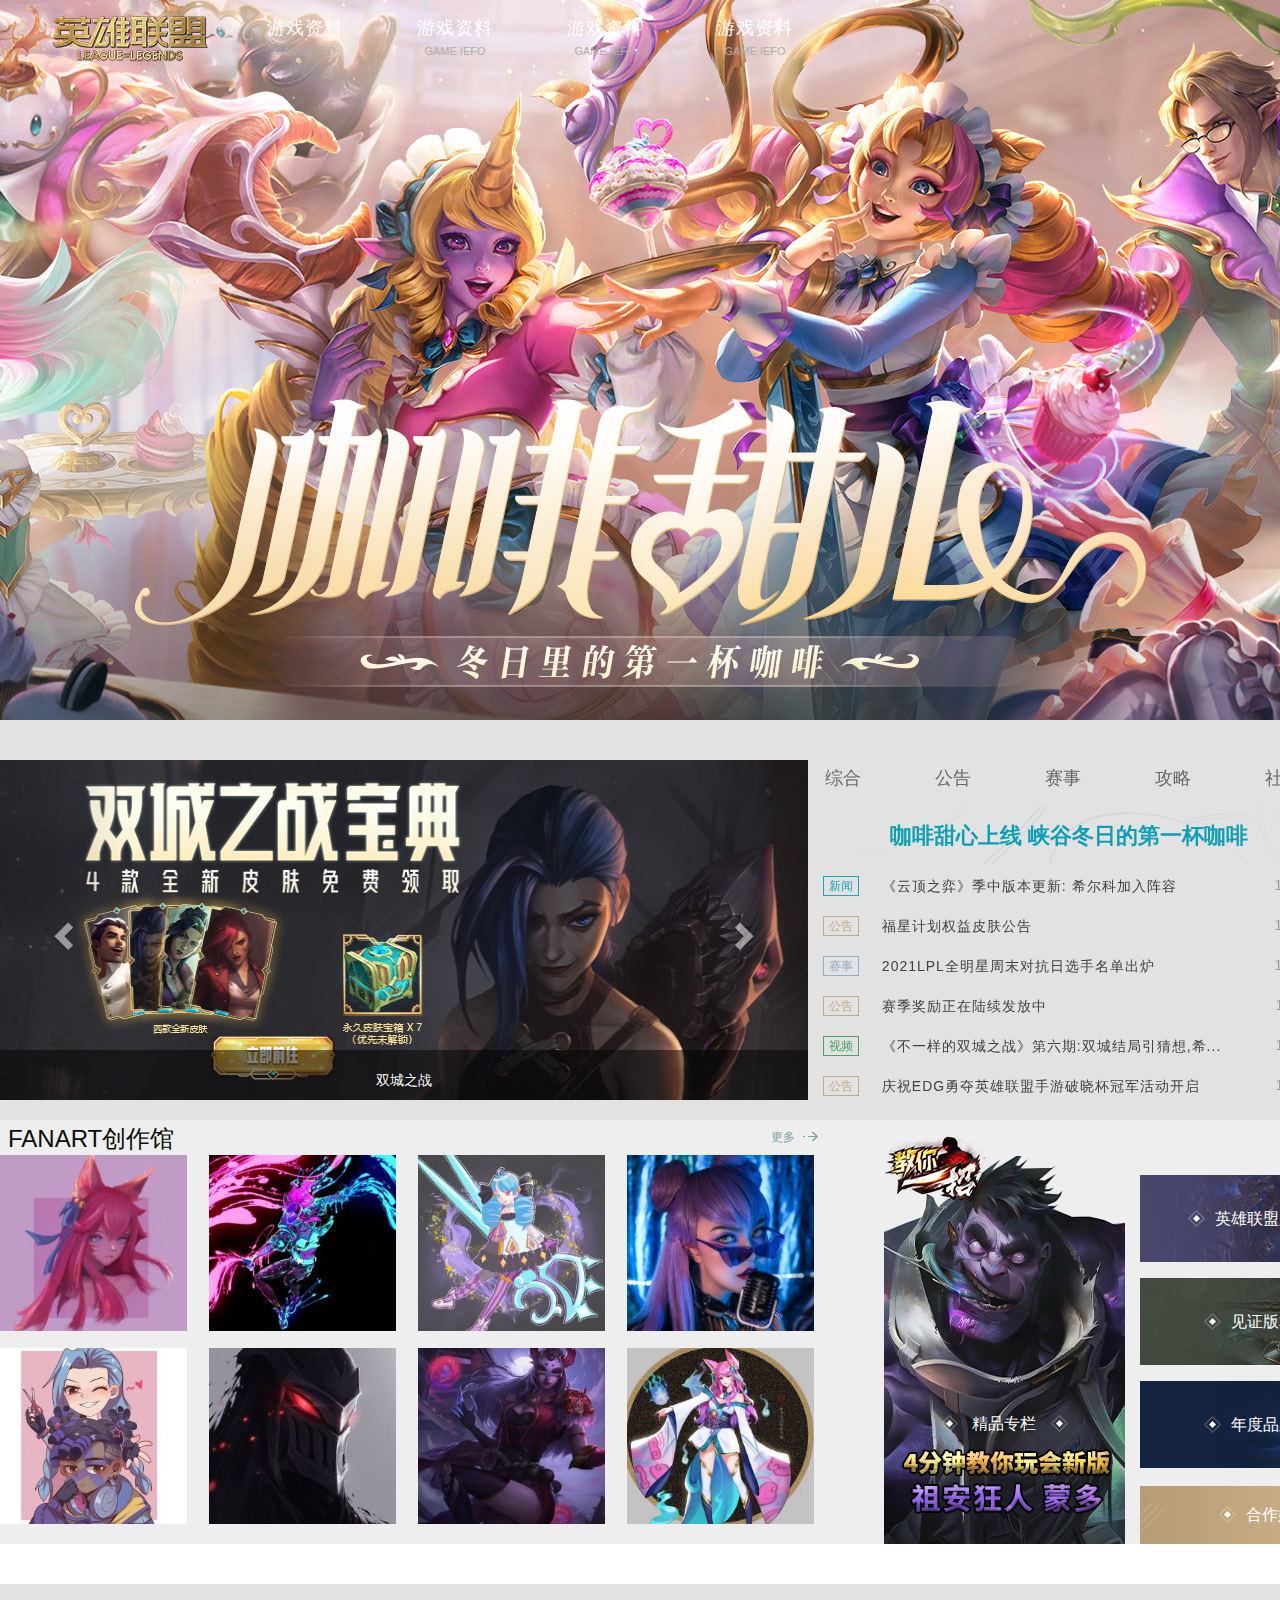
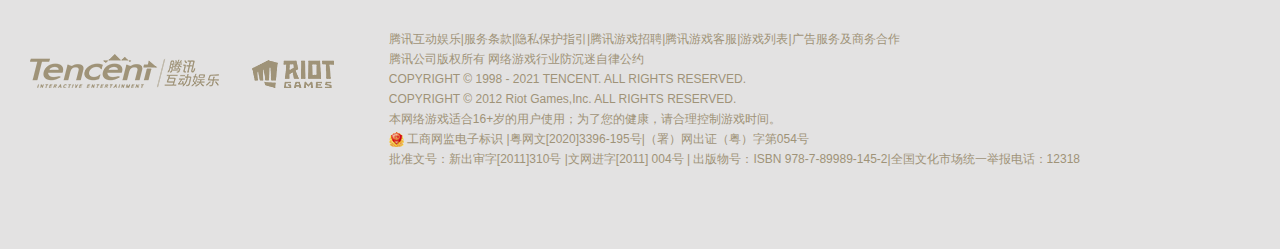
<file: index.html>
<!DOCTYPE html>
<html lang="en">

<head>
  <meta charset="UTF-8">
  <meta http-equiv="X-UA-Compatible" content="IE=edge">
  <meta name="viewport" content="width=device-width, initial-scale=1.0">
  <!-- 引入 bootstarp 文件 -->
  <link rel="stylesheet" href="./bootstrap-3.3.7-dist/css/bootstrap.min.css">
  <script src="./bootstrap-3.3.7-dist/js/jquery-2.1.4.min.js"></script>
  <script src="./bootstrap-3.3.7-dist/js/bootstrap.min.js"></script>
  <!-- 引入公共css文件 -->
  <link rel="stylesheet" href="./css/base.css">
  <!-- 引入首页css文件 -->
  <link rel="stylesheet" href="./css/index.css">
  <!-- 引入首页js文件 -->
  <script src="./js/index.js"></script>
  <title>首页</title>
</head>

<body>
  <!-- 头部模块 -->
  <div class="header">
    <!-- logo模块 -->
    <div class="logo">
      <img src="./img/logo.png" alt="">
    </div>
    <!-- 左侧 -->
    <ul class="nav-left">
      <li>
        <p>游戏资料</p>
        <span>GAME IEFO</span>
      </li>
      <li>
        <p>游戏资料</p>
        <span>GAME IEFO</span>
      </li>
      <li>
        <p>游戏资料</p>
        <span>GAME IEFO</span>
      </li>
      <li>
        <p>游戏资料</p>
        <span>GAME IEFO</span>
      </li>
    </ul>
    <!-- 右侧 -->
    <div class="nav-right">
      <a href="javascript:;">
        <img src="./upload/search.png" alt="">
      </a>
      <a href="javascript:;">
        <img src="./upload/appleinc1.png" alt="">
      </a>
      <div class="denglu">
        <img src="./upload/denglu.png" alt="">
        亲爱的召唤师, 欢迎<a href="javascript:;" id="link">登录</a>
      </div>
    </div>
  </div>
  <div class="com-top big">
    <img src="./upload/top-small-bg1.jpg" alt="" class="small-img">
    <img src="./upload/top-big-bg1.jpg" alt="" class="big-img">

  </div>
  <!-- 返回顶部 -->
  <div class="back"> <i><img src="./upload/polo.gif" alt=""></i> 顶部</div>
  <!-- 主题模块 -->
  <div class="container">
    <div class="row">
      <!-- 轮播图模块 -->
      <div class="col-lg-7">
        <div id="carousel-example-generic" class="carousel slide" data-ride="carousel">
          <!-- Wrapper for slides -->
          <div class="carousel-inner" role="listbox">
            <div class="item active">
              <img src="./upload/lunbo2.jpeg" alt="双重之战">
              <div class="carousel-caption">
                双城之战
              </div>
            </div>
            <div class="item">
              <a href="./list1.html"> <img src="./upload/lunbo1.jpg" alt="星界诸神"></a>
              <div class="carousel-caption">
                星界诸神
              </div>
            </div>
            <div class="item">
              <img src="./upload/lunbo3.jpeg" alt="星界诸神">
              <div class="carousel-caption">
                2022季前赛开启
              </div>

            </div>
            <div class="item">
              <img src="./upload/lunbo4.jpeg" alt="星界诸神">
              <div class="carousel-caption">
                咖啡甜心新皮肤
              </div>

            </div>
          </div>

          <!-- Controls -->
          <a class="left carousel-control" href="#carousel-example-generic" role="button" data-slide="prev">
            <span class="glyphicon glyphicon-chevron-left" aria-hidden="true"></span>
            <span class="sr-only">Previous</span>
          </a>
          <a class="right carousel-control" href="#carousel-example-generic" role="button" data-slide="next">
            <span class="glyphicon glyphicon-chevron-right" aria-hidden="true"></span>
            <span class="sr-only">Next</span>
          </a>
        </div>
      </div>

      <!-- 新闻模块 -->
      <div class="col-lg-5">
        <ul class="lg-right">
          <li>综合</li>
          <li>公告</li>
          <li>赛事</li>
          <li>攻略</li>
          <li>社区</li>
        </ul>

        <div class="new-tab-content">
          <ul>
            <li class="first">咖啡甜心上线 峡谷冬日的第一杯咖啡</li>
            <li>
              <span class="item1">新闻</span>
              <a href="javascript:;">《云顶之弈》季中版本更新: 希尔科加入阵容</a>
              <span class="item-time">12-02</span>
            </li>
            <li>
              <span>公告</span>
              <a href="javascript:;">福星计划权益皮肤公告</a>
              <span class="item-time">12-01</span>
            </li>
            <li>
              <span class="item2">赛事</span>
              <a href="javascript:;">2021LPL全明星周末对抗日选手名单出炉</a>
              <span class="item-time">12-01</span>
            </li>
            <li>
              <span>公告</span>
              <a href="javascript:;">赛季奖励正在陆续发放中</a>
              <span class="item-time">11-29</span>
            </li>
            <li>
              <span class="item3">视频</span>
              <a href="javascript:;">《不一样的双城之战》第六期:双城结局引猜想,希...</a>
              <span class="item-time">11-22</span>
            </li>
            <li>
              <span>公告</span>
              <a href="javascript:;">庆祝EDG勇夺英雄联盟手游破晓杯冠军活动开启</a>
              <span class="item-time">11-22</span>
            </li>
          </ul>
          <ul>
            <li class="first">爆肝168小时还原双城之战</li>
            <li>
              <span class="item1">新闻</span>
              <a href="javascript:;">《云顶之弈》季中版本更新: 希尔科加入阵容</a>
              <span class="item-time">12-02</span>
            </li>
            <li>
              <span>公告</span>
              <a href="javascript:;">福星计划权益皮肤公告</a>
              <span class="item-time">12-01</span>
            </li>
            <li>
              <span class="item2">赛事</span>
              <a href="javascript:;">2021LPL全明星周末对抗日选手名单出炉</a>
              <span class="item-time">12-01</span>
            </li>
            <li>
              <span>公告</span>
              <a href="javascript:;">赛季奖励正在陆续发放中</a>
              <span class="item-time">11-29</span>
            </li>
            <li>
              <span class="item3">视频</span>
              <a href="javascript:;">《不一样的双城之战》第六期:双城结局引猜想,希...</a>
              <span class="item-time">11-22</span>
            </li>
            <li>
              <span>公告</span>
              <a href="javascript:;">庆祝EDG勇夺英雄联盟手游破晓杯冠军活动开启</a>
              <span class="item-time">11-22</span>
            </li>
          </ul>
        </div>
      </div>

    </div>
  </div>

  <!-- FANART创作馆 -->
  <div class="fanart">
    <div class="fanart-left">
      <div class="top-tab">
        <h2>FANART创作馆</h2>
        <a href="list2.html">更多
          <i class="more"></i>
        </a>
      </div>
      <ul class="tab-content">
        <li><a href="list3.html">
            <img src="./upload/fan1.jpg" alt="">
          </a></li>
        <li><a href="">
            <img src="./upload/fan2.jpg" alt="">
          </a></li>
        <li><a href="">
            <img src="./upload/fan3.jpg" alt="">
          </a></li>
        <li><a href="">
            <img src="./upload/fan4.jpg" alt="">
          </a></li>
        <li><a href="">
            <img src="./upload/fan5.jpg" alt="">
          </a></li>
        <li><a href="">
            <img src="./upload/fan6.jpg" alt="">
          </a></li>
        <li><a href="">
            <img src="./upload/fan7.jpg" alt="">
          </a></li>
        <li><a href="">
            <img src="./upload/fan8.jpg" alt="">
          </a></li>

      </ul>
    </div>
    <div class="fanart-right">
      <div class="mengduo">
        <img src="./upload/mengduo.png" alt="">
        <span>
          <i></i>
          精品专栏
          <i></i>
        </span>
      </div>

      <ul class="fanart-right-right">
        <li>
          <img src="./upload/right1.jpg" alt="">
          <a href="javascript:;">
            <i></i>英雄联盟用户调查
          </a>
        </li>
        <li>
          <img src="./upload/right2.jpg" alt="">
          <a href="javascript:;">
            <i></i>见证版本历史
          </a>
        </li>
        <li>
          <img src="./upload/right3.jpg" alt="">
          <a href="javascript:;">
            <i></i>年度品牌展示
          </a>
        </li>
        <li class="last"><a href="javascript:;">
            <i></i>合作媒体
          </a></li>
      </ul>
    </div>
  </div>

  <!-- 底部 -->
  <div class="footer">
    <div class="foot-dark">
      <div class="foot-left">
        <a href="javascript:;"></a>
        <span></span>
      </div>
      <ul class="foot-right">
        <li>腾讯互动娱乐|服务条款|隐私保护指引|腾讯游戏招聘|腾讯游戏客服|游戏列表|广告服务及商务合作</li>
        <li>腾讯公司版权所有 网络游戏行业防沉迷自律公约</li>
        <li>COPYRIGHT © 1998 - 2021 TENCENT. ALL RIGHTS RESERVED.</li>
        <li>COPYRIGHT © 2012 Riot Games,Inc. ALL RIGHTS RESERVED.</li>
        <li>本网络游戏适合16+岁的用户使用；为了您的健康，请合理控制游戏时间。</li>
        <li> <i></i> 工商网监电子标识 |粤网文[2020]3396-195号|（署）网出证（粤）字第054号</li>
        <li>批准文号：新出审字[2011]310号 |文网进字[2011] 004号 | 出版物号：ISBN 978-7-89989-145-2|全国文化市场统一举报电话：12318</li>
      </ul>
    </div>
  </div>

  <!-- 登录模态框 -->
  <div id="login" class="login">
    <div id="title" class="login-title">账户密码登录
      <span><a id="closeBtn" href="javascript:void(0);" class="close-login">关闭</a></span>
    </div>
    <div class="login-input-content">
      <div class="login-input">
        <label>账户:</label>
        <input type="text" placeholder="请输入用户名" name="info[username]" id="username" class="list-input">
      </div>
      <div class="login-input">
        <label>登录密码：</label>
        <input type="password" placeholder="请输入登录密码" name="info[password]" id="password" class="list-input">
      </div>
    </div>
    <div id="loginBtn" class="login-button"><a href="javascript:void(0);" id="login-button-submit">登录</a></div>
  </div>
  <!-- 遮盖层 -->
  <div id="bg" class="login-bg"></div>
  <script>
   // 1. 获取元素
   var login = document.querySelector('.login');
    var mask = document.querySelector('.login-bg');
    var link = document.querySelector('#link');
    var closeBtn = document.querySelector('#closeBtn');
    var title = document.querySelector('#title');
        //  2.点击 弹出层 这个链接 link  让 mask 和 login 显示出来
        link.addEventListener('click', function () {
      mask.style.display = 'block';
      login.style.display = 'block';
    })
    // 3. 点击 关闭按钮, 让 mask 和 login 隐藏
    closeBtn.addEventListener('click', function () {
      mask.style.display = 'none';
      login.style.display = 'none';
    })
    // 4.开始拖拽
    // (1) 当我们鼠标按下, 就获得鼠标在盒子内的坐标
    title.addEventListener('mousedown', function (e) {
      var x = e.pageX - login.offsetLeft;
      var y = e.pageY - login.offsetTop;
      //(2) 鼠标移动的时候,把鼠标在页面中的坐标  减去  鼠标在盒子里面的坐标 就是 模态框的left和 top值
      document.addEventListener('mousemove', move)
      function move(e) {
        login.style.left = e.pageX - x + 'px';
        login.style.top = e.pageY - y + 'px';
      }
      // (3) 鼠标弹起,就让鼠标移动事件移除
      document.addEventListener('mouseup',function(){
        document.removeEventListener('mousemove',move)
      })
    })
  </script>
</body>

</html>
</file>
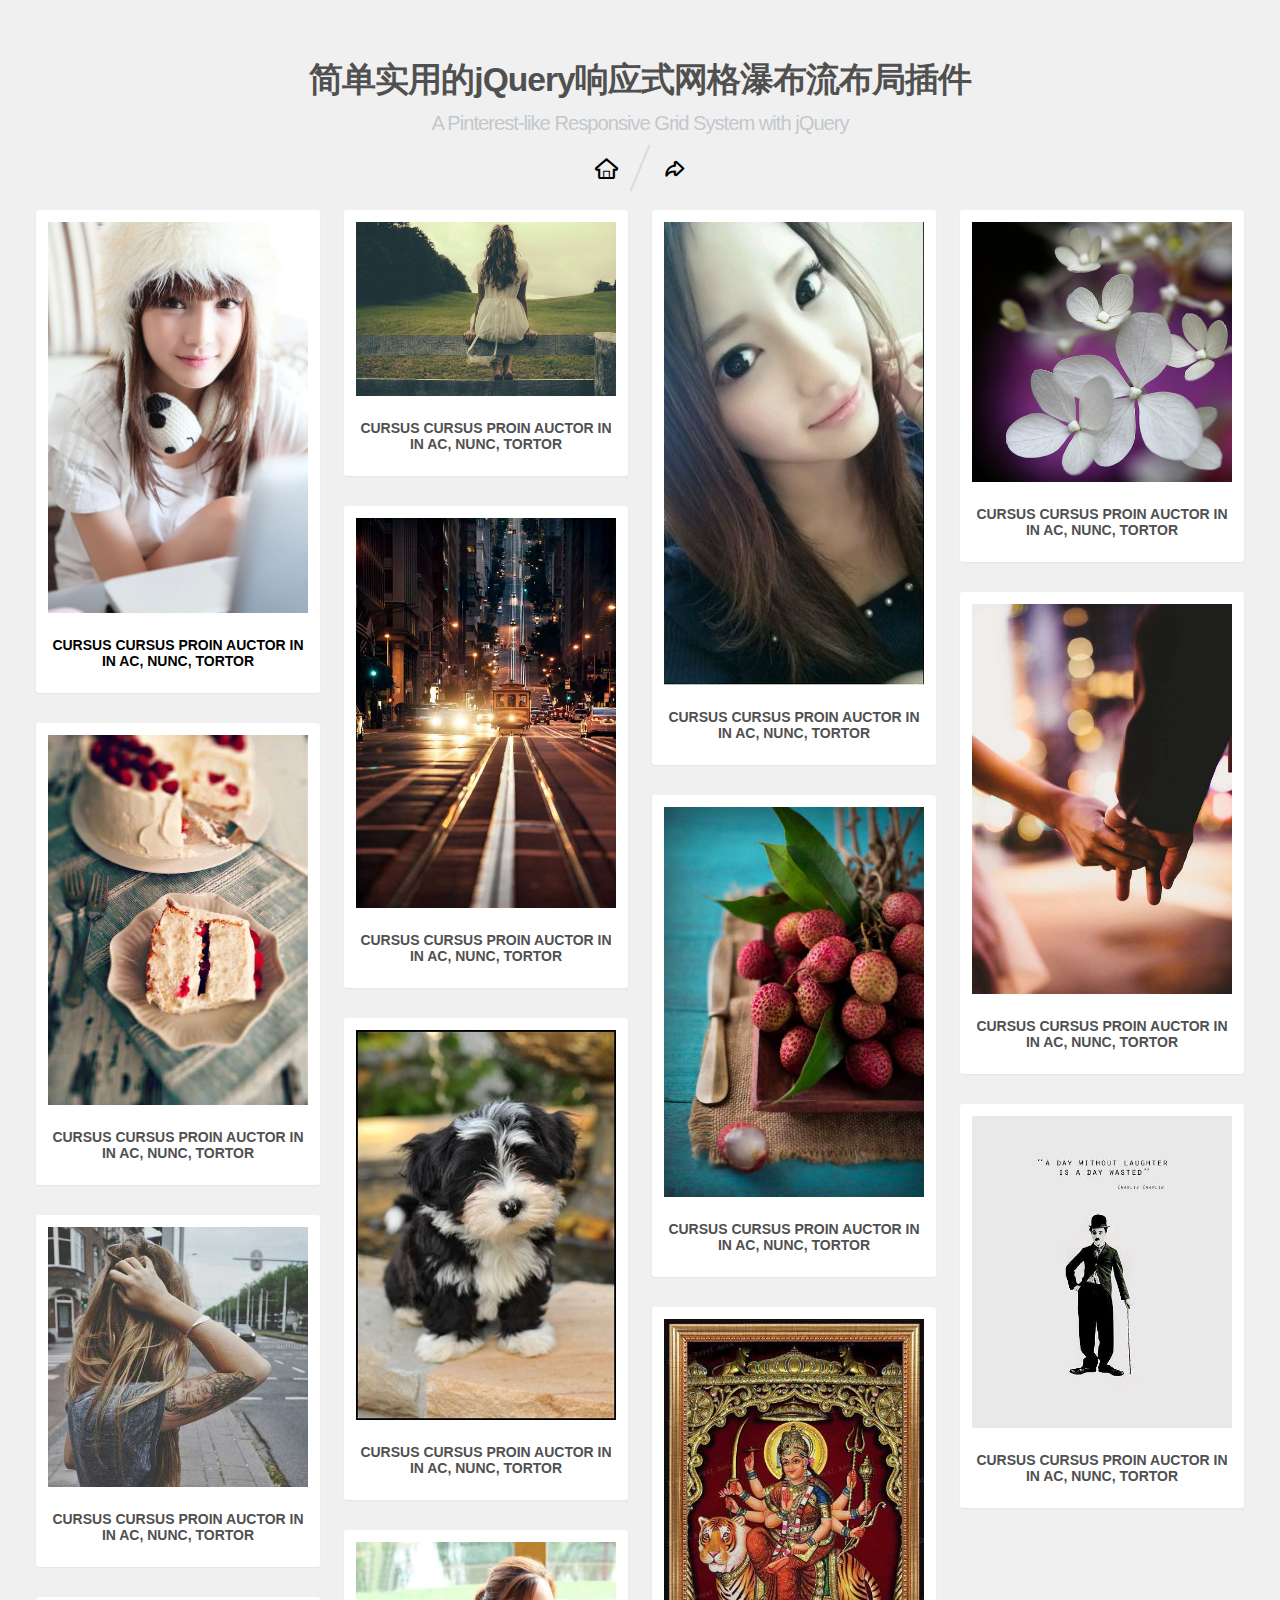
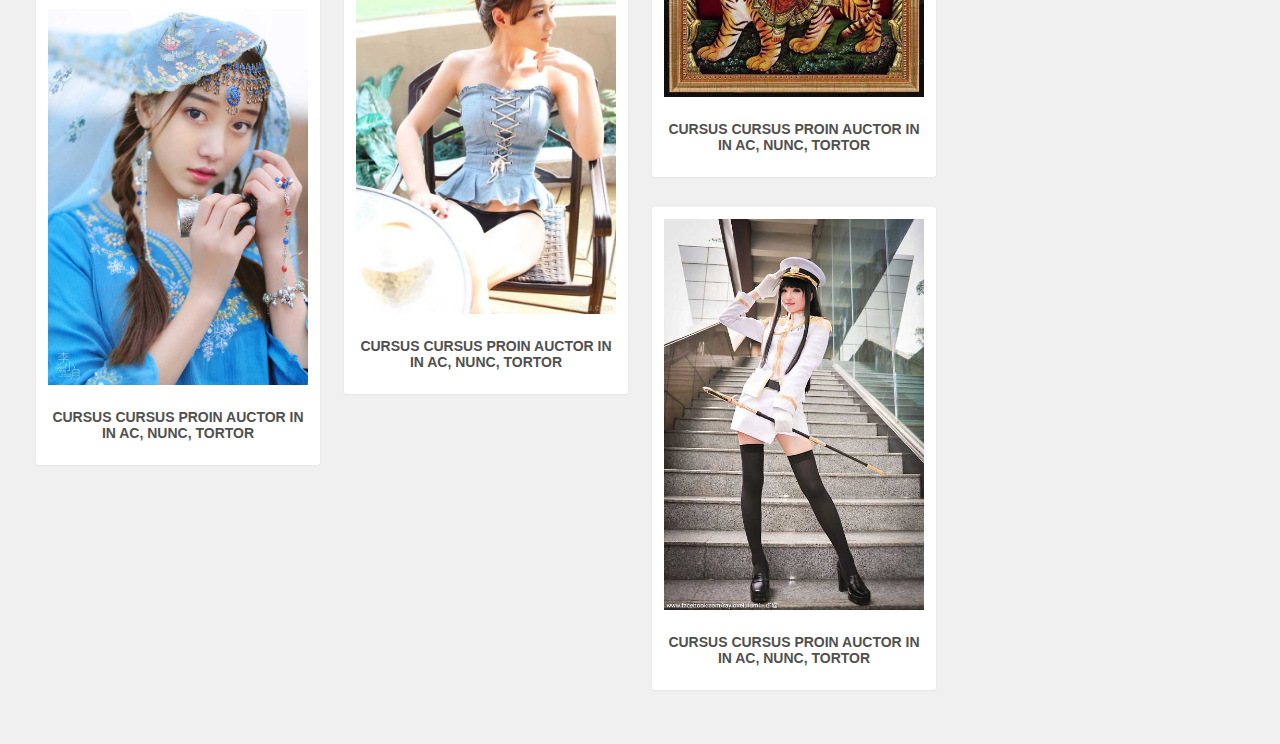
<file: FANART/201509221517/index.html>
<!doctype html>
<html lang="zh">
<head>
	<meta charset="UTF-8">
	<meta http-equiv="X-UA-Compatible" content="IE=edge,chrome=1"> 
	<meta name="viewport" content="width=device-width, initial-scale=1.0">
	<title>简单实用的jQuery响应式网格瀑布流布局插件|DEMO_jQuery之家-自由分享jQuery、html5、css3的插件库</title>
	<link rel="stylesheet" type="text/css" href="css/normalize.css" />
	<link rel="stylesheet" type="text/css" href="css/default.css">
	<link rel="stylesheet" type="text/css" href="css/styles.css">
	<!--[if IE]>
		<script src="http://libs.useso.com/js/html5shiv/3.7/html5shiv.min.js"></script>
	<![endif]-->
</head>
<body>
	<article class="htmleaf-container">
		<header class="htmleaf-header">
			<h1>简单实用的jQuery响应式网格瀑布流布局插件 <span>A Pinterest-like Responsive Grid System with jQuery </span></h1>
			<div class="htmleaf-links">
				<a class="htmleaf-icon icon-htmleaf-home-outline" href="http://www.htmleaf.com/" title="jQuery之家" target="_blank"><span> jQuery之家</span></a>
				<a class="htmleaf-icon icon-htmleaf-arrow-forward-outline" href="http://www.htmleaf.com/jQuery/pubuliuchajian/201509222604.html" title="返回下载页" target="_blank"><span> 返回下载页</span></a>
			</div>
		</header>
		<div class="wall">
		  <a class="article" href="#">
		    <img src="img/1.jpg" />
		    <h2>Cursus cursus proin auctor in in ac, nunc, tortor</h2>
		  </a>
		  <div class="article">
		    <img src="img/2.jpg" />
		    <h2>Cursus cursus proin auctor in in ac, nunc, tortor</h2>
		  </div>
		  <div class="article">
		    <img src="img/3.jpg" />
		    <h2>Cursus cursus proin auctor in in ac, nunc, tortor</h2>
		  </div>
		  <div class="article">
		    <img src="img/4.jpg" />
		    <h2>Cursus cursus proin auctor in in ac, nunc, tortor</h2>
		  </div>
		  <div class="article">
		    <img src="img/5.jpg" />
		    <h2>Cursus cursus proin auctor in in ac, nunc, tortor</h2>
		  </div>
		  <div class="article">
		    <img src="img/6.jpg" />
		    <h2>Cursus cursus proin auctor in in ac, nunc, tortor</h2>
		  </div>

		  <div class="article">
		    <img src="img/7.jpg" />
		    <h2>Cursus cursus proin auctor in in ac, nunc, tortor</h2>
		  </div>
		  <div class="article">
		    <img src="img/8.jpg" />
		    <h2>Cursus cursus proin auctor in in ac, nunc, tortor</h2>
		  </div>
		  <div class="article">
		    <img src="img/9.jpg" />
		    <h2>Cursus cursus proin auctor in in ac, nunc, tortor</h2>
		  </div>
		  <div class="article">
		    <img src="img/10.jpg" />
		    <h2>Cursus cursus proin auctor in in ac, nunc, tortor</h2>
		  </div>
		  <div class="article">
		    <img src="img/11.jpg" />
		    <h2>Cursus cursus proin auctor in in ac, nunc, tortor</h2>
		  </div>
		  <div class="article">
		    <img src="img/12.jpg" />
		    <h2>Cursus cursus proin auctor in in ac, nunc, tortor</h2>
		  </div>
		  <div class="article">
		    <img src="img/13.jpg" />
		    <h2>Cursus cursus proin auctor in in ac, nunc, tortor</h2>
		  </div>
		  <div class="article">
		    <img src="img/14.jpg" />
		    <h2>Cursus cursus proin auctor in in ac, nunc, tortor</h2>
		  </div>
		  <div class="article">
		    <img src="img/15.jpg" />
		    <h2>Cursus cursus proin auctor in in ac, nunc, tortor</h2>
		  </div>
		</div>
		<footer class="related">
		    <h3>如果你喜欢这个插件，那么你可能也喜欢:</h3>
		    <a href="http://www.htmleaf.com/jQuery/pubuliuchajian/201506061981.html">
			  <img src="related/1.jpg" width="300" alt="jQuery响应式Pinterest样式无限动态加载图片瀑布流特效"/>
			  <h3>jQuery响应式Pinterest样式无限动态加载图片瀑布流特效</h3>
			</a>
			<a href="http://www.htmleaf.com/jQuery/pubuliuchajian/201507312330.html">
			  <img src="related/2.jpg" width="300" alt="最小的响应式动态网格瀑布流布局js插件"/>
			  <h3>最小的响应式动态网格瀑布流布局js插件</h3>
			</a>
		</footer>
	</article>
	
	<script src="http://libs.useso.com/js/jquery/2.1.1/jquery.min.js" type="text/javascript"></script>
	<script>window.jQuery || document.write('<script src="js/jquery-2.1.1.min.js"><\/script>')</script>
	<script type="text/javascript" src="js/jaliswall.js"></script>
	<script type="text/javascript">
	$(function(){
		$('.wall').jaliswall({ item: '.article' });
	});
	</script>
</body>
</html>
</file>
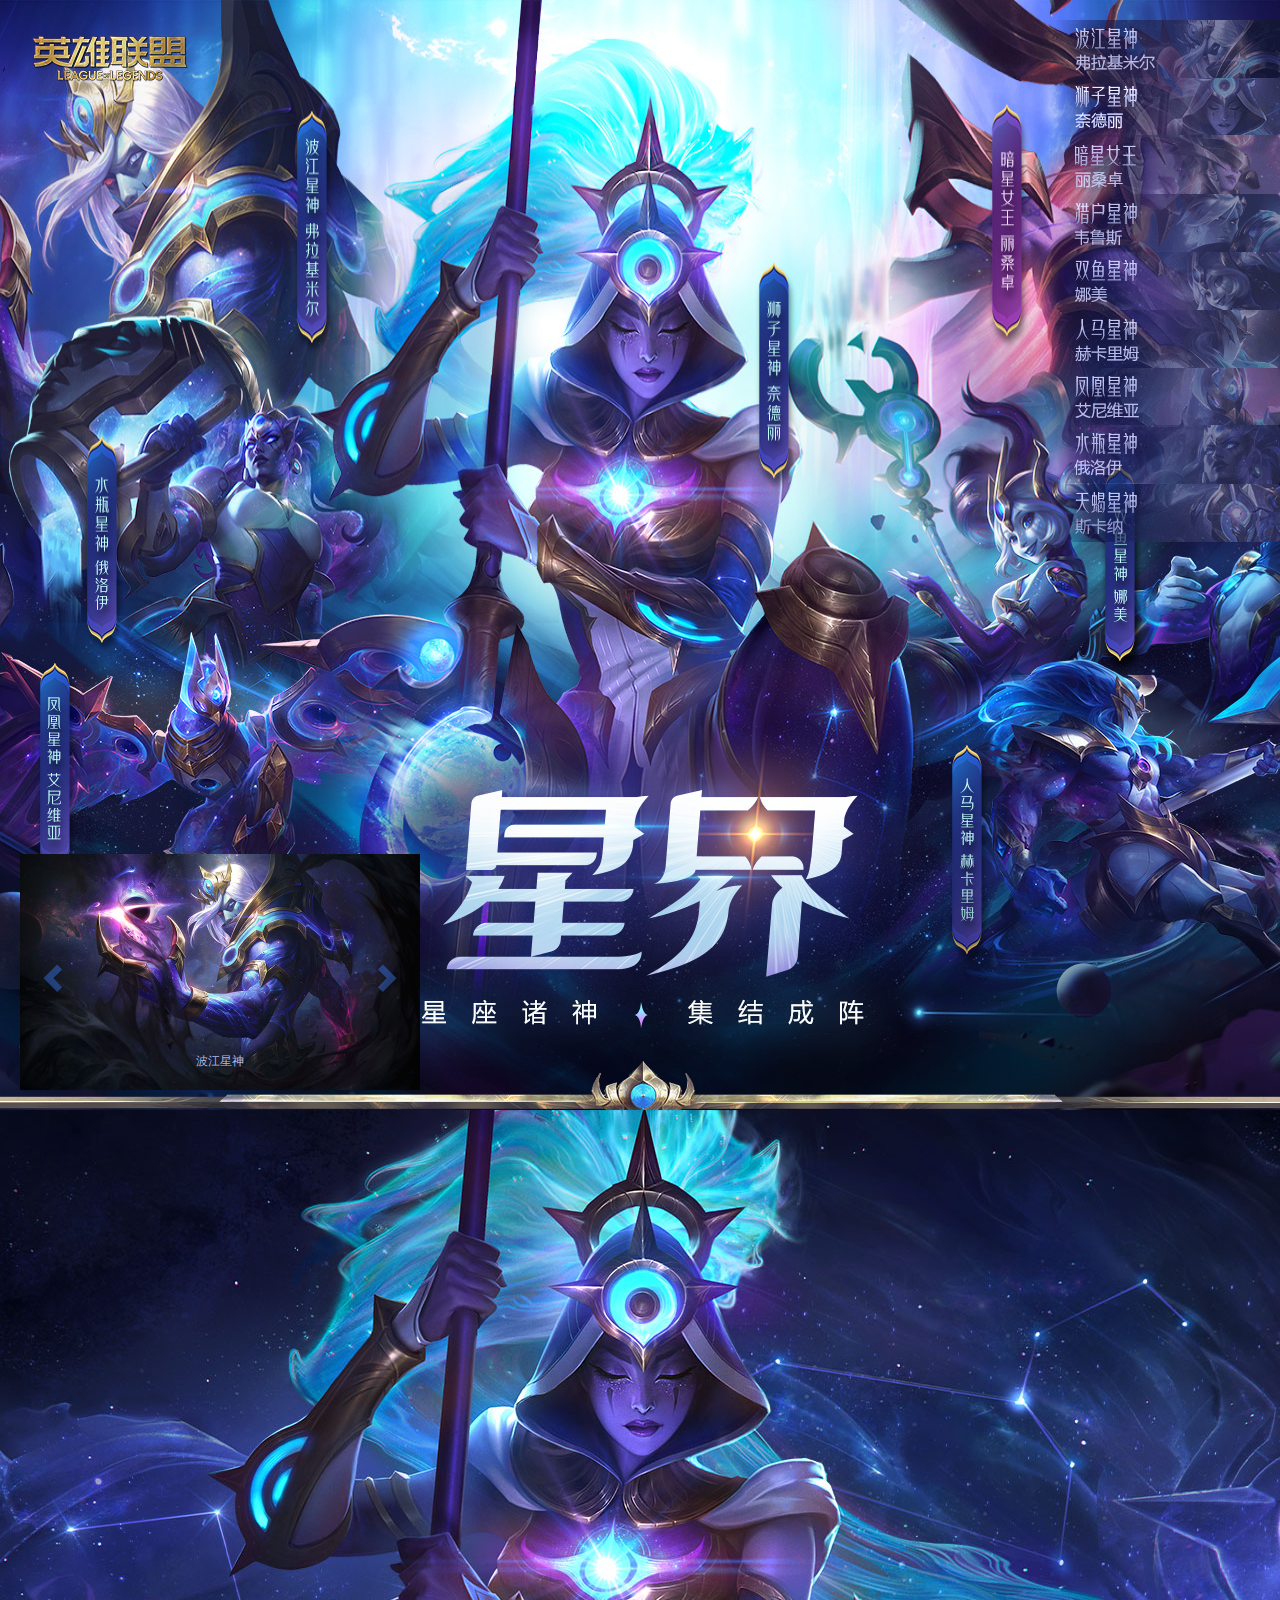
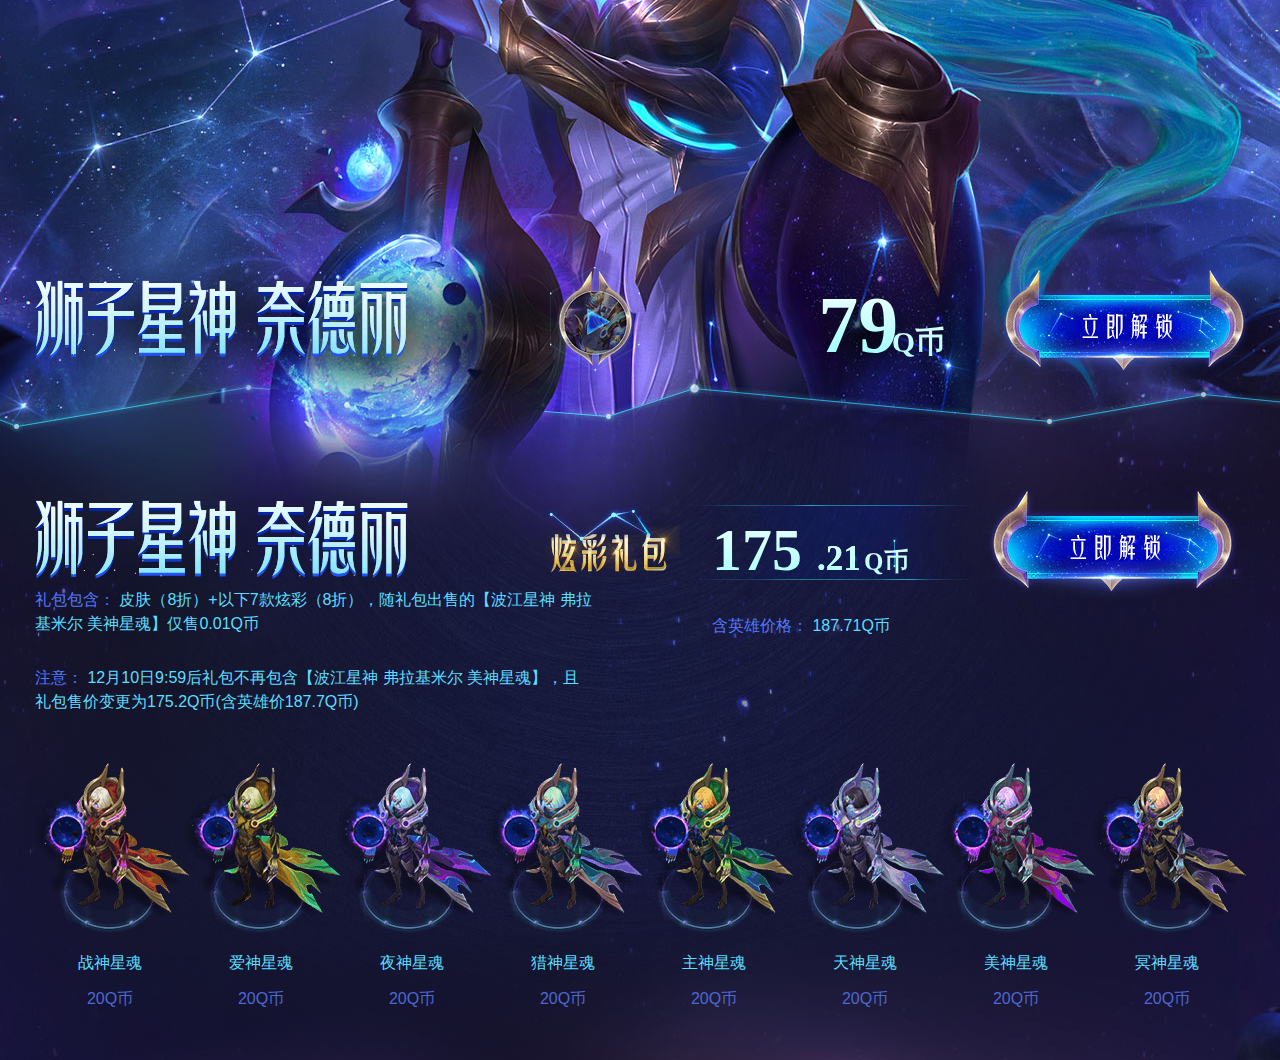
<file: list1.html>
<!DOCTYPE html>
<html lang="en">

<head>
  <meta charset="UTF-8">
  <meta http-equiv="X-UA-Compatible" content="IE=edge">
  <meta name="viewport" content="width=device-width, initial-scale=1.0">
  <title>星神集结</title>

  <link rel="stylesheet" href="./bootstrap-3.3.7-dist/css/bootstrap.min.css">
  <link rel="stylesheet" href="./css/base.css">
  <link rel="stylesheet" href="./css/list1.css">
  <script src="./bootstrap-3.3.7-dist/js/jquery-2.1.4.min.js"></script>
  <script src="./bootstrap-3.3.7-dist/js/bootstrap.min.js"></script>

</head>

<body>
  <!-- 顶部模块 -->
  <header>
    <div class="top">
      <a href="index.html"><div class="logo"></div></a>
    </div>
    <div class="bottom">
      <!-- 轮播图 -->
      <div id="carousel-example-generic" class="carousel slide" data-ride="carousel">


        <!-- Wrapper for slides -->
        <div class="carousel-inner" role="listbox">
          <div class="item active">
            <img src="./img/bojiang.jpg" alt="波江星神弗拉基米尔">
            <div class="carousel-caption">
              波江星神
            </div>
          </div>
          <div class="item">
            <img src="./img/shizi.jpg" alt="狮子星神奈塔丽">
            <div class="carousel-caption">
              狮子星神
            </div>
          </div>
          <div class="item">
            <img src="./img/anxing.jpg" alt="暗星女王丽桑卓">
            <div class="carousel-caption">
              暗星女王
            </div>
          </div>
          <div class="item">
            <img src="./img/liehu.jpg" alt="猎户星神维鲁斯">
            <div class="carousel-caption">
              猎户星神
            </div>
          </div>
          <div class="item">
            <img src="./img/renma.jpg" alt="人马星神赫卡里姆">
            <div class="carousel-caption">
              人马星神
            </div>
          </div>
          <div class="item">
            <img src="./img/fenghuang.jpg" alt="凤凰星神艾尼维亚">
            <div class="carousel-caption">
              凤凰星神
            </div>
          </div>
          <div class="item">
            <img src="./img/shuiping.jpg" alt="水瓶星神俄洛伊">
            <div class="carousel-caption">
              水瓶星神
            </div>
          </div>
          <div class="item">
            <img src="./img/tianxie.jpg" alt="天蝎星神斯卡纳">
            <div class="carousel-caption">
              天蝎星神
            </div>
          </div>
        </div>
        <script>
          $('.carousel').carousel({
            interval: 3000
          })
        </script>

        <!-- Controls -->
        <a class="left carousel-control" href="#carousel-example-generic" role="button" data-slide="prev">
          <span class="glyphicon glyphicon-chevron-left" aria-hidden="true"></span>
          <span class="sr-only">Previous</span>
        </a>
        <a class="right carousel-control" href="#carousel-example-generic" role="button" data-slide="next">
          <span class="glyphicon glyphicon-chevron-right" aria-hidden="true"></span>
          <span class="sr-only">Next</span>
        </a>
      </div>
    </div>
    <div class="hd"></div>
  </header>

  <!-- 主体部分 -->
 <div class="yingxiong">
  <div class="bojiang w">

    <div class="main-box">
      <!-- 皮肤模块 -->
      <div class="name">
        <!-- 左侧 -->
        <div class="name-left">
          <p class="title"></p>
          <a href="javascript:;" class="anniu"></a>
        </div>
        <!-- 右侧 -->
        <div class="name-right">
          <p>79</p>
          <em>Q币</em>
          <a href="javascript:;" class="jiesuo"></a>
        </div>
      </div>

    </div>
    <!-- 炫彩模块 -->
    <div class="xuancai">
      <div class="left">
        <p>
          <span class="title"></span>
          <b class="pre"></b>
        </p>
        <p class="jieshao">
          <span>礼包包含：</span>
          皮肤（8折）+以下7款炫彩（8折），随礼包出售的【波江星神 弗拉基米尔 美神星魂】仅售0.01Q币
        </p>
        <p class="jieshao">
          <span>注意：</span>
          12月10日9:59后礼包不再包含【波江星神 弗拉基米尔 美神星魂】，且礼包售价变更为175.2Q币(含英雄价187.7Q币)
        </p>
      </div>
      <div class="center">
        <p class="pre1">175
          <b>.21</b>
        </p>
        <em>Q币</em>
        <p class="pre2">含英雄价格：
          <span>187.71Q币</span>
        </p>
      </div>
      <div class="right1"></div>
    </div>
    <!-- 炫彩展示模块 -->
    <ul>
      <li>
        <i class="xinghun1"></i>
        <p>战神星魂</p>
        <span>20Q币</span>
      </li>
      <li>
        <i class="xinghun2"></i>
        <p>爱神星魂</p>
        <span>20Q币</span>
      </li>
      <li>
        <i class="xinghun3"></i>
        <p>夜神星魂</p>
        <span>20Q币</span>
      </li>
      <li>
        <i class="xinghun4"></i>
        <p>猎神星魂</p>
        <span>20Q币</span>
      </li>
      <li>
        <i class="xinghun5"></i>
        <p>主神星魂</p>
        <span>20Q币</span>
      </li>
      <li>
        <i class="xinghun6"></i>
        <p>天神星魂</p>
        <span>20Q币</span>
      </li>
      <li>
        <i class="xinghun7"></i>
        <p>美神星魂</p>
        <span>20Q币</span>
      </li>
      <li>
        <i class="xinghun8"></i>
        <p>冥神星魂</p>
        <span>20Q币</span>
      </li>
    </ul>
  </div>
  <div class="shizi w">

    <div class="main-box">
      <!-- 皮肤模块 -->
      <div class="name">
        <!-- 左侧 -->
        <div class="name-left">
          <p class="title"></p>
          <a href="javascript:;" class="anniu"></a>
        </div>
        <!-- 右侧 -->
        <div class="name-right">
          <p>79</p>
          <em>Q币</em>
          <a href="javascript:;" class="jiesuo"></a>
        </div>
      </div>

    </div>
    <!-- 炫彩模块 -->
    <div class="xuancai">
      <div class="left">
        <p>
          <span class="title"></span>
          <b class="pre"></b>
        </p>
        <p class="jieshao">
          <span>礼包包含：</span>
          皮肤（8折）+以下7款炫彩（8折），随礼包出售的【波江星神 弗拉基米尔 美神星魂】仅售0.01Q币
        </p>
        <p class="jieshao">
          <span>注意：</span>
          12月10日9:59后礼包不再包含【波江星神 弗拉基米尔 美神星魂】，且礼包售价变更为175.2Q币(含英雄价187.7Q币)
        </p>
      </div>
      <div class="center">
        <p class="pre1">175
          <b>.21</b>
        </p>
        <em>Q币</em>
        <p class="pre2">含英雄价格：
          <span>187.71Q币</span>
        </p>
      </div>
      <div class="right1"></div>
    </div>
    <!-- 炫彩展示模块 -->
    <ul>
      <li>
        <i class="xinghun1"></i>
        <p>战神星魂</p>
        <span>20Q币</span>
      </li>
      <li>
        <i class="xinghun2"></i>
        <p>爱神星魂</p>
        <span>20Q币</span>
      </li>
      <li>
        <i class="xinghun3"></i>
        <p>夜神星魂</p>
        <span>20Q币</span>
      </li>
      <li>
        <i class="xinghun4"></i>
        <p>猎神星魂</p>
        <span>20Q币</span>
      </li>
      <li>
        <i class="xinghun5"></i>
        <p>主神星魂</p>
        <span>20Q币</span>
      </li>
      <li>
        <i class="xinghun6"></i>
        <p>天神星魂</p>
        <span>20Q币</span>
      </li>
      <li>
        <i class="xinghun7"></i>
        <p>美神星魂</p>
        <span>20Q币</span>
      </li>
      <li>
        <i class="xinghun8"></i>
        <p>冥神星魂</p>
        <span>20Q币</span>
      </li>
    </ul>
  </div>
 </div>
  <!-- 侧边栏导航栏 -->
  <div class="container">
    <div class="row">
      <div class="span2">
        <ul class="nav nav-pills nav-stacked">
          <li><a href="javascript:;" class="tab1"></a></li>
          <li><a href="javascript:;" class="tab2"></a></li>
          <li><a href="javascript:;" class="tab3"></a></li>
          <li><a href="javascript:;" class="tab4"></a></li>
          <li><a href="javascript:;" class="tab5"></a></li>
          <li><a href="javascript:;" class="tab6"></a></li>
          <li><a href="javascript:;" class="tab7"></a></li>
          <li><a href="javascript:;" class="tab8"></a></li>
          <li><a href="javascript:;" class="tab9 "></a></li>

        </ul>
      </div>
    </div>
  </div>
  <script src="./js/index.js"></script>
</body>

</html>
</file>
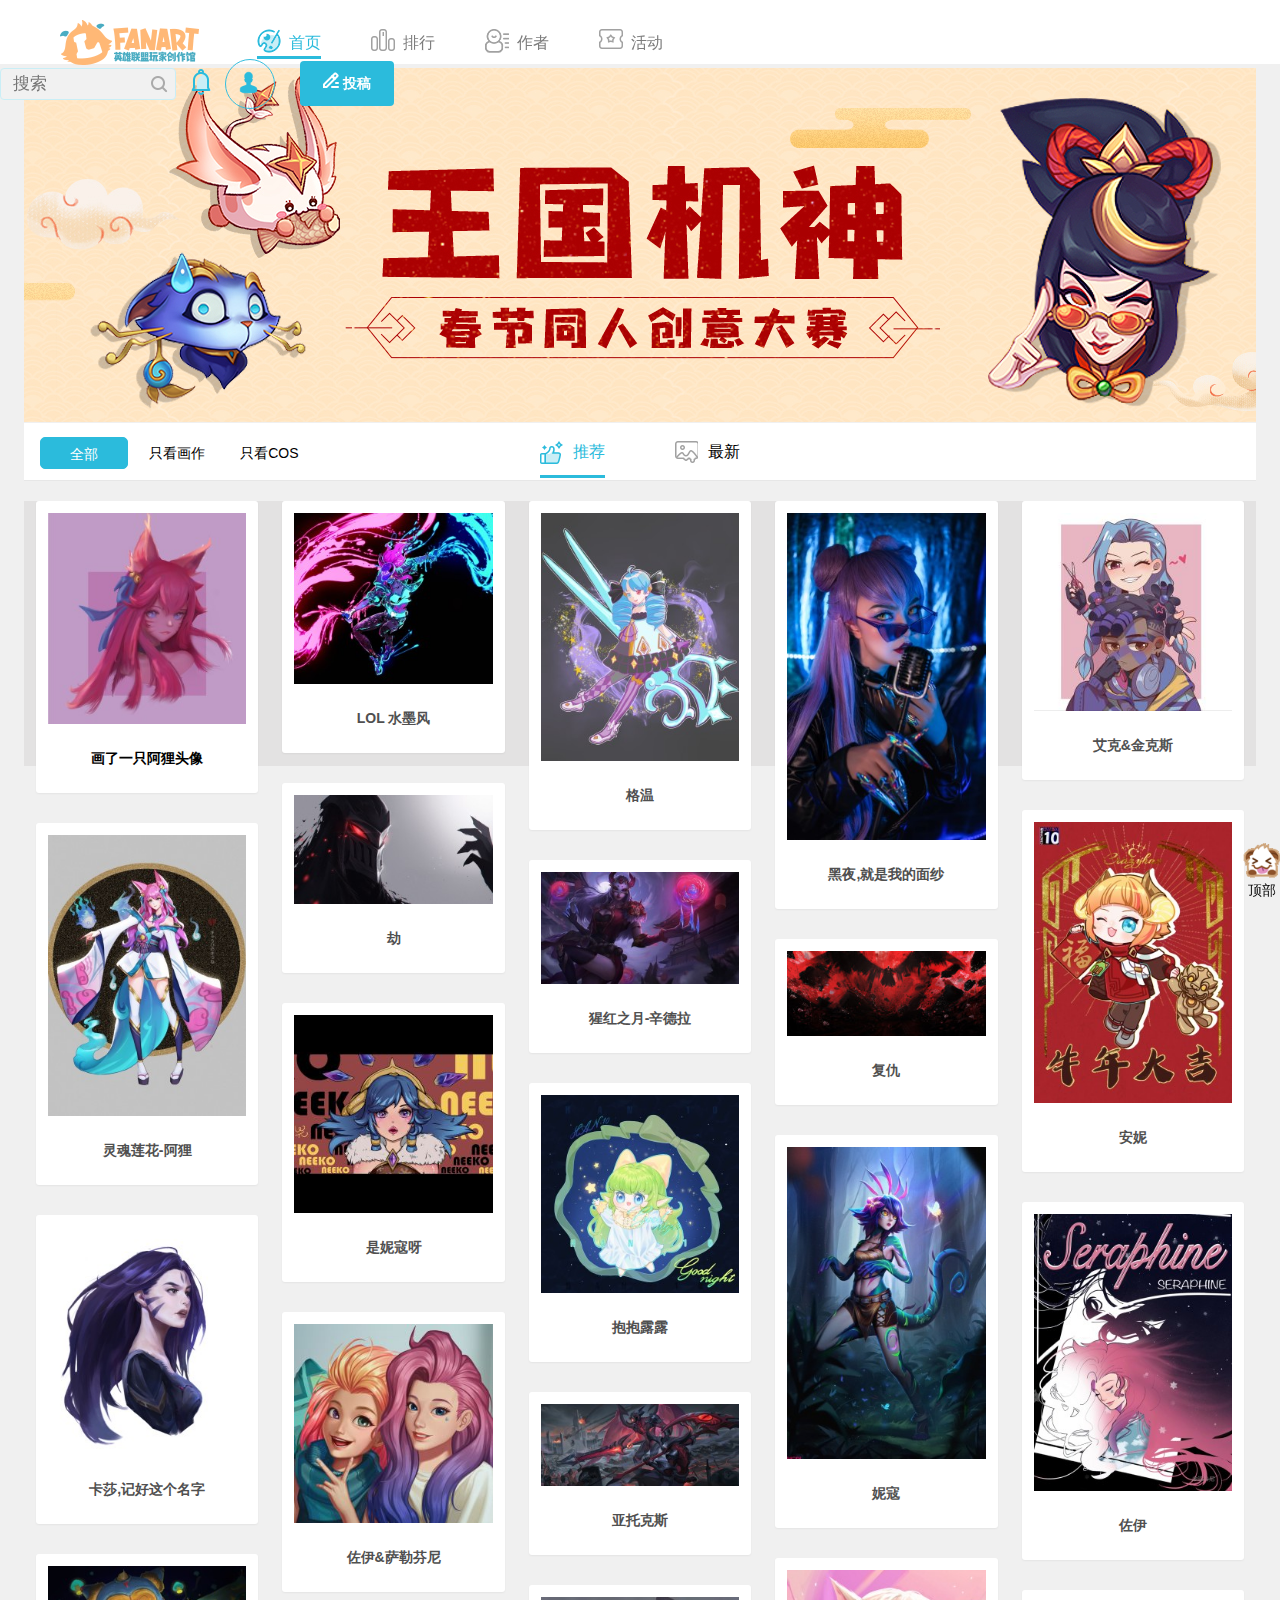
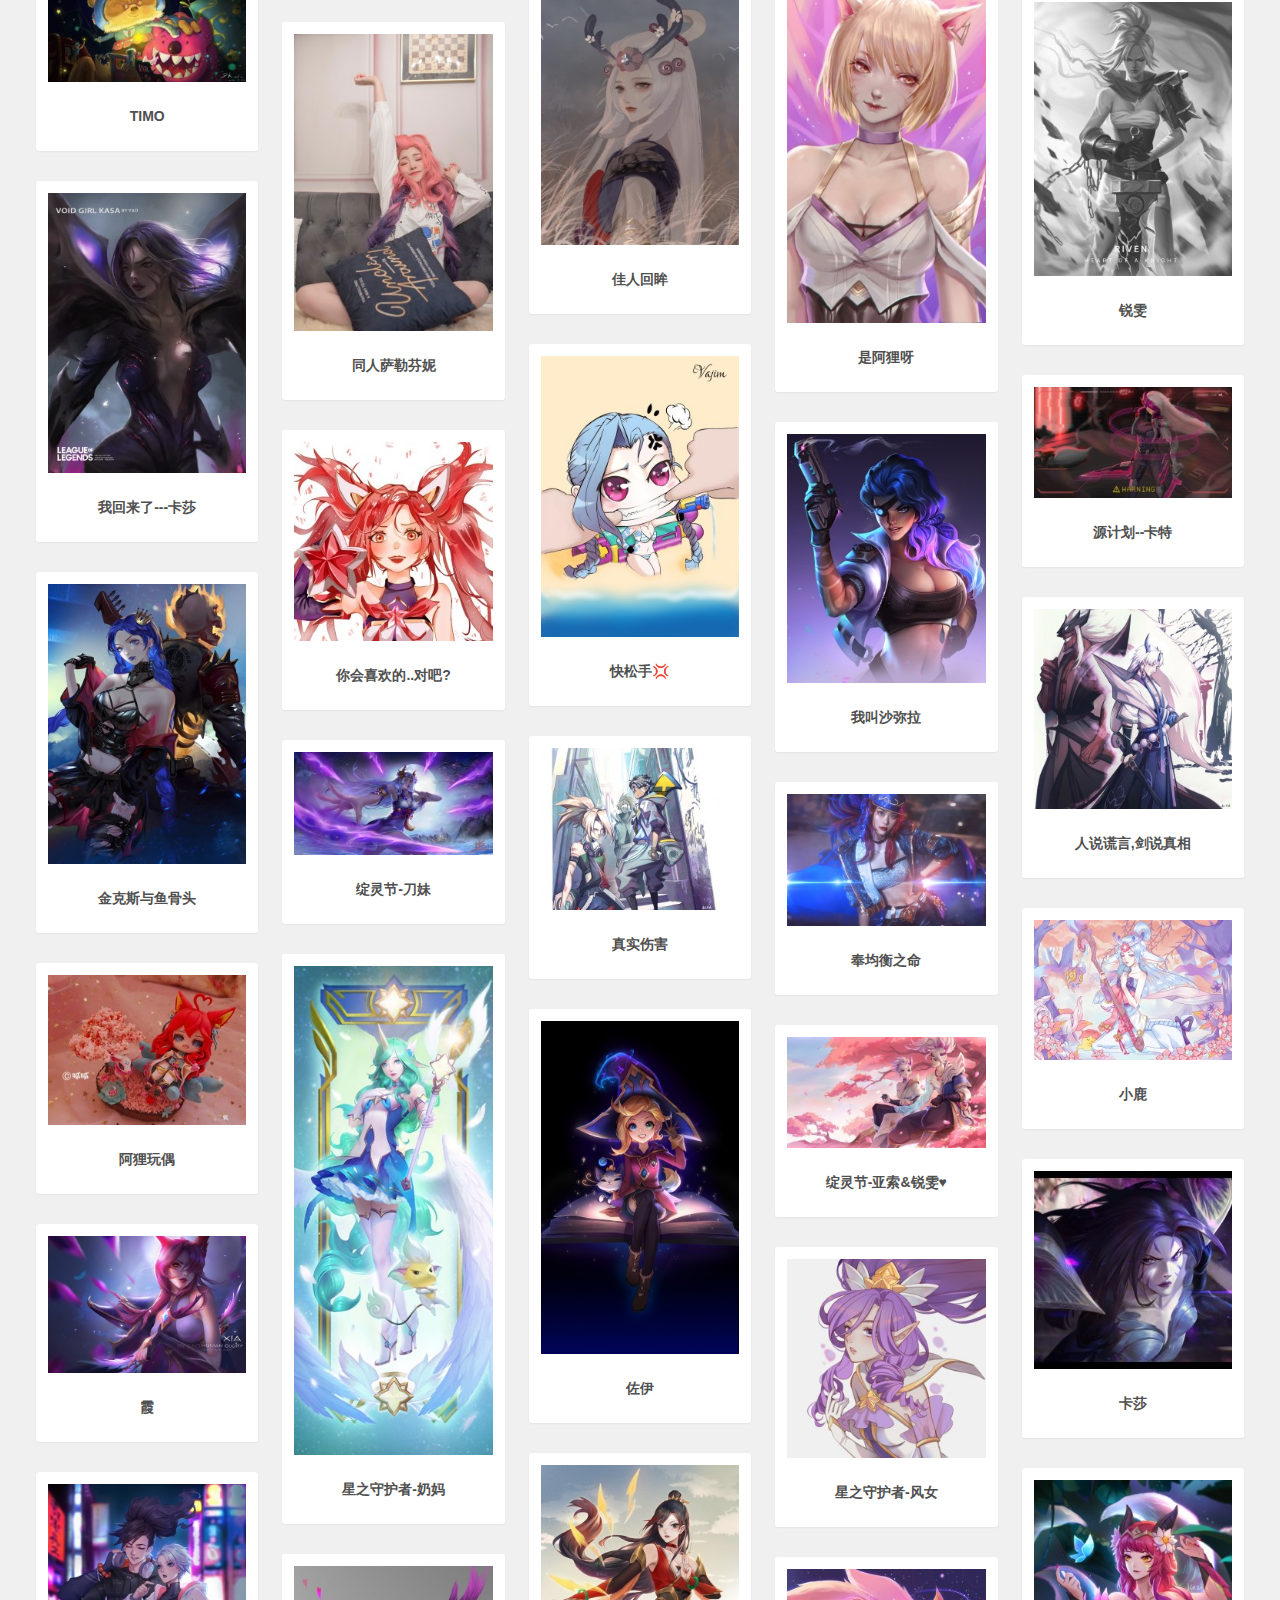
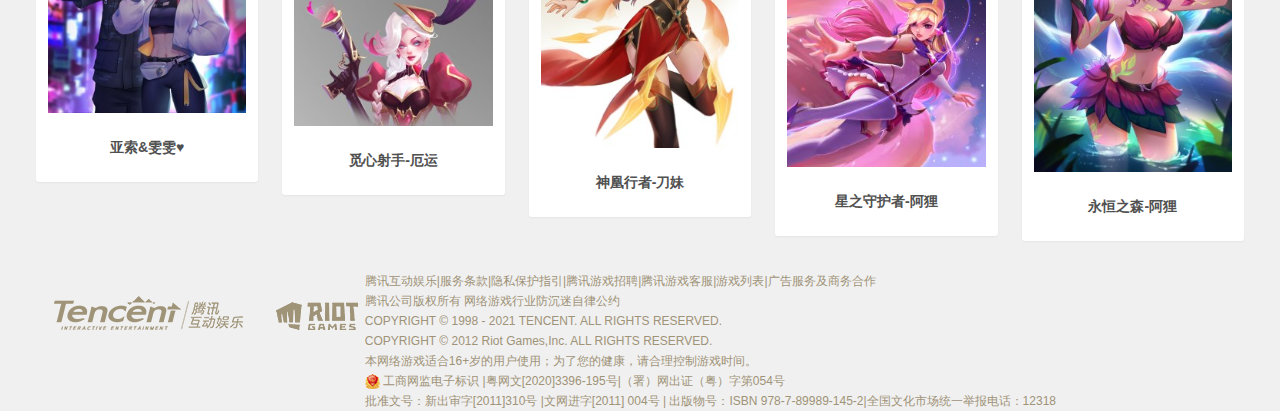
<file: list2.html>
<!DOCTYPE html>
<html lang="en">

<head>
  <meta charset="UTF-8">
  <meta http-equiv="X-UA-Compatible" content="IE=edge">
  <meta name="viewport" content="width=device-width, initial-scale=1.0">
  <title>FANART创作馆</title>
  <!-- 引入公共文件 -->
  <link rel="stylesheet" href="./css/base.css">
  <!-- 引入 list2 css文件 -->
  <link rel="stylesheet" href="./css/list2.css">

  <!-- 引入jquery文件 -->
  <!-- <script src="./js/jquery.min.js"></script> -->
  <script src="./js/list2.js"></script>
  <!-- 引入 瀑布流 插件 -->
  <link rel="stylesheet" type="text/css" href="css/normalize.css" />
  <link rel="stylesheet" type="text/css" href="css/default.css">
  <link rel="stylesheet" type="text/css" href="css/styles.css">

</head>

<body>
  <!-- 头部模块 -->
  <div class="header">
    <div class="header1">
      <!-- logo -->
      <div class="logo"><a href="list2.html"><img src="./FANART/logo.png" alt=""></a> </div>

      <div class="nav-top">
        <ul>
          <li>
            <a href="javascript:;" class="on">
              <i class="item1 "></i>首页
            </a>
          </li>
          <li>
            <a href="javascript:;">
              <i class="item2"></i>排行
            </a>
          </li>
          <li>
            <a href="javascript:;">
              <i class="item3"></i>作者
            </a>
          </li>
          <li>
            <a href="javascript:;">
              <i class="item4"></i>活动
            </a>
          </li>

        </ul>
      </div>
      <div class="header-right">
        <div class="search">
          <input type="text" placeholder="搜索">
          <a href="javacript:;"></a>
        </div>
        <div class="xiaoxi"></div>
        <div class="yonghu">
          <a href="javascrpt:;">
            <img src="./FANART/yonghu.png" alt="">
          </a>
        </div>
        <div class="tougao">
          <i></i>
          投稿
        </div>
        <div class="list"></div>
      </div>


    </div>
  </div>

  <!-- 图片背景模块 -->
  <div class="bg">
    <a href="javascript:;">
      <img src="./FANART/bg1.jpg" alt="">
    </a>
  </div>
<div class="back"> <i><img src="./upload/polo.gif" alt=""></i> 顶部</div>
  <!-- 二级菜单 -->
  <div class="second-menu">
    <div class="type-box">
      <a href="javascript:;" class="onfocus">全部</a>
      <a href="javascript:;">只看画作</a>
      <a href="javascript:;">只看COS</a>
    </div>
    <div class="menu-box">
      <ul>
        <li><a href="javascript:;" class="on">
            <i class="icon1"></i>推荐
          </a> </li>
        <li><a href="javascript:;">
            <i class="icon2"></i>最新
          </a> </li>
      </ul>
    </div>
  </div>

  <!-- 瀑布流 -->
  <div class="wall">
    <a class="article" href="list3.html">
      <img src="./FANART/1.jpg" />
      <h2>画了一只阿狸头像</h2>
    </a>
    <div class="article">
      <img src="./FANART/2.jpg" />
      <h2>LOL 水墨风</h2>
    </div>
    <div class="article">
      <img src="./FANART/3.jpg" />
      <h2>格温</h2>
    </div>
    <div class="article">
      <img src="./FANART/4.jpg" />
      <h2>黑夜,就是我的面纱</h2>
    </div>
    <div class="article">
      <img src="./FANART/5.jpg" />
      <h2>艾克&金克斯</h2>
    </div>
    <div class="article">
      <img src="./FANART/6.jpg" />
      <h2>灵魂莲花-阿狸</h2>
    </div>
    <div class="article">
      <img src="./FANART/7.jpg" />
      <h2>劫</h2>
    </div>
    <div class="article">
      <img src="./FANART/8.jpg" />
      <h2>猩红之月-辛德拉</h2>
    </div>
    <div class="article">
      <img src="./FANART/9.jpg" />
      <h2>复仇</h2>
    </div>
    <div class="article">
      <img src="./FANART/10.jpg" />
      <h2>安妮</h2>
    </div>
    <div class="article">
      <img src="./FANART/11.jpg" />
      <h2>卡莎,记好这个名字</h2>
    </div>
    <div class="article">
      <img src="./FANART/12.jpg" />
      <h2>是妮寇呀</h2>
    </div>
    <div class="article">
      <img src="./FANART/13.jpg" />
      <h2>抱抱露露</h2>
    </div>
    <div class="article">
      <img src="./FANART/14.jpg" />
      <h2>妮寇</h2>
    </div>
    <div class="article">
      <img src="./FANART/15.jpg" />
      <h2>佐伊</h2>
    </div>
    <div class="article">
      <img src="./FANART/16.jpg" />
      <h2>timo</h2>
    </div>
    <div class="article">
      <img src="./FANART/17.jpg" />
      <h2>佐伊&萨勒芬尼</h2>
    </div>
    <div class="article">
      <img src="./FANART/18.jpg" />
      <h2>亚托克斯</h2>
    </div>
    <div class="article">
      <img src="./FANART/19.jpg" />
      <h2>是阿狸呀</h2>
    </div>
    <div class="article">
      <img src="./FANART/20.jpg" />
      <h2>锐雯</h2>
    </div>
    <div class="article">
      <img src="./FANART/21.jpg" />
      <h2>我回来了---卡莎</h2>
    </div>
    <div class="article">
      <img src="./FANART/22.jpg" />
      <h2>同人萨勒芬妮</h2>
    </div>
    <div class="article">
      <img src="./FANART/23.jpg" />
      <h2>佳人回眸</h2>
    </div>
    <div class="article">
      <img src="./FANART/24.jpg" />
      <h2>我叫沙弥拉</h2>
    </div>
    <div class="article">
      <img src="./FANART/25.jpg" />
      <h2>源计划--卡特</h2>
    </div>
    <div class="article">
      <img src="./FANART/26.jpg" />
      <h2>金克斯与鱼骨头</h2>
    </div>
    <div class="article">
      <img src="./FANART/27.jpg" />
      <h2>你会喜欢的..对吧?</h2>
    </div>
    <div class="article">
      <img src="./FANART/28.jpg" />
      <h2>快松手💢</h2>
    </div>
    <div class="article">
      <img src="./FANART/29.jpg" />
      <h2>奉均衡之命</h2>
    </div>
    <div class="article">
      <img src="./FANART/30.jpg" />
      <h2>人说谎言,剑说真相</h2>
    </div>
    <div class="article">
      <img src="./FANART/31.jpg" />
      <h2>阿狸玩偶</h2>
    </div>
    <div class="article">
      <img src="./FANART/32.jpg" />
      <h2>绽灵节-刀妹</h2>
    </div>
    <div class="article">
      <img src="./FANART/33.jpg" />
      <h2>真实伤害</h2>
    </div>
    <div class="article">
      <img src="./FANART/34.jpg" />
      <h2>绽灵节-亚索&锐雯♥</h2>
    </div>
    <div class="article">
      <img src="./FANART/35.jpg" />
      <h2>小鹿</h2>
    </div>
    <div class="article">
      <img src="./FANART/36.jpg" />
      <h2>霞</h2>
    </div>
    <div class="article">
      <img src="./FANART/37.jpg" />
      <h2>星之守护者-奶妈</h2>
    </div>
    <div class="article">
      <img src="./FANART/38.jpg" />
      <h2>佐伊</h2>
    </div>
    <div class="article">
      <img src="./FANART/39.jpg" />
      <h2>星之守护者-风女</h2>
    </div>
    <div class="article">
      <img src="./FANART/40.jpg" />
      <h2>卡莎</h2>
    </div>
    <div class="article">
      <img src="./FANART/41.jpg" />
      <h2>亚索&雯雯♥</h2>
    </div>
    <div class="article">
      <img src="./FANART/42.jpg" />
      <h2>觅心射手-厄运</h2>
    </div>
    <div class="article">
      <img src="./FANART/45.jpg" />
      <h2>神凰行者-刀妹</h2>
    </div>
    <div class="article">
      <img src="./FANART/47.jpg" />
      <h2>星之守护者-阿狸</h2>
    </div>
    <div class="article">
      <img src="./FANART/46.jpg" />
      <h2>永恒之森-阿狸</h2>
    </div>
  </div>

  </div>

  <script src="http://libs.useso.com/js/jquery/2.1.1/jquery.min.js" type="text/javascript"></script>
  <script>window.jQuery || document.write('<script src="js/jquery-2.1.1.min.js"><\/script>')</script>
  <script type="text/javascript" src="js/jaliswall.js"></script>
  <script type="text/javascript">
    $(function () {
      $('.wall').jaliswall({ item: '.article' });
    });
  </script>

<!-- 底部 -->
<div class="footer">
  <div class="foot-dark">
    <div class="foot-left">
      <a href="javascript:;"></a>
      <span></span>
    </div>
    <ul class="foot-right">
      <li>腾讯互动娱乐|服务条款|隐私保护指引|腾讯游戏招聘|腾讯游戏客服|游戏列表|广告服务及商务合作</li>
      <li>腾讯公司版权所有 网络游戏行业防沉迷自律公约</li>
      <li>COPYRIGHT © 1998 - 2021 TENCENT. ALL RIGHTS RESERVED.</li>
      <li>COPYRIGHT © 2012 Riot Games,Inc. ALL RIGHTS RESERVED.</li>
      <li>本网络游戏适合16+岁的用户使用；为了您的健康，请合理控制游戏时间。</li>
      <li> <i></i> 工商网监电子标识 |粤网文[2020]3396-195号|（署）网出证（粤）字第054号</li>
      <li>批准文号：新出审字[2011]310号 |文网进字[2011] 004号 | 出版物号：ISBN 978-7-89989-145-2|全国文化市场统一举报电话：12318</li>
    </ul>
  </div>
</div>
</body>

</html>
</file>
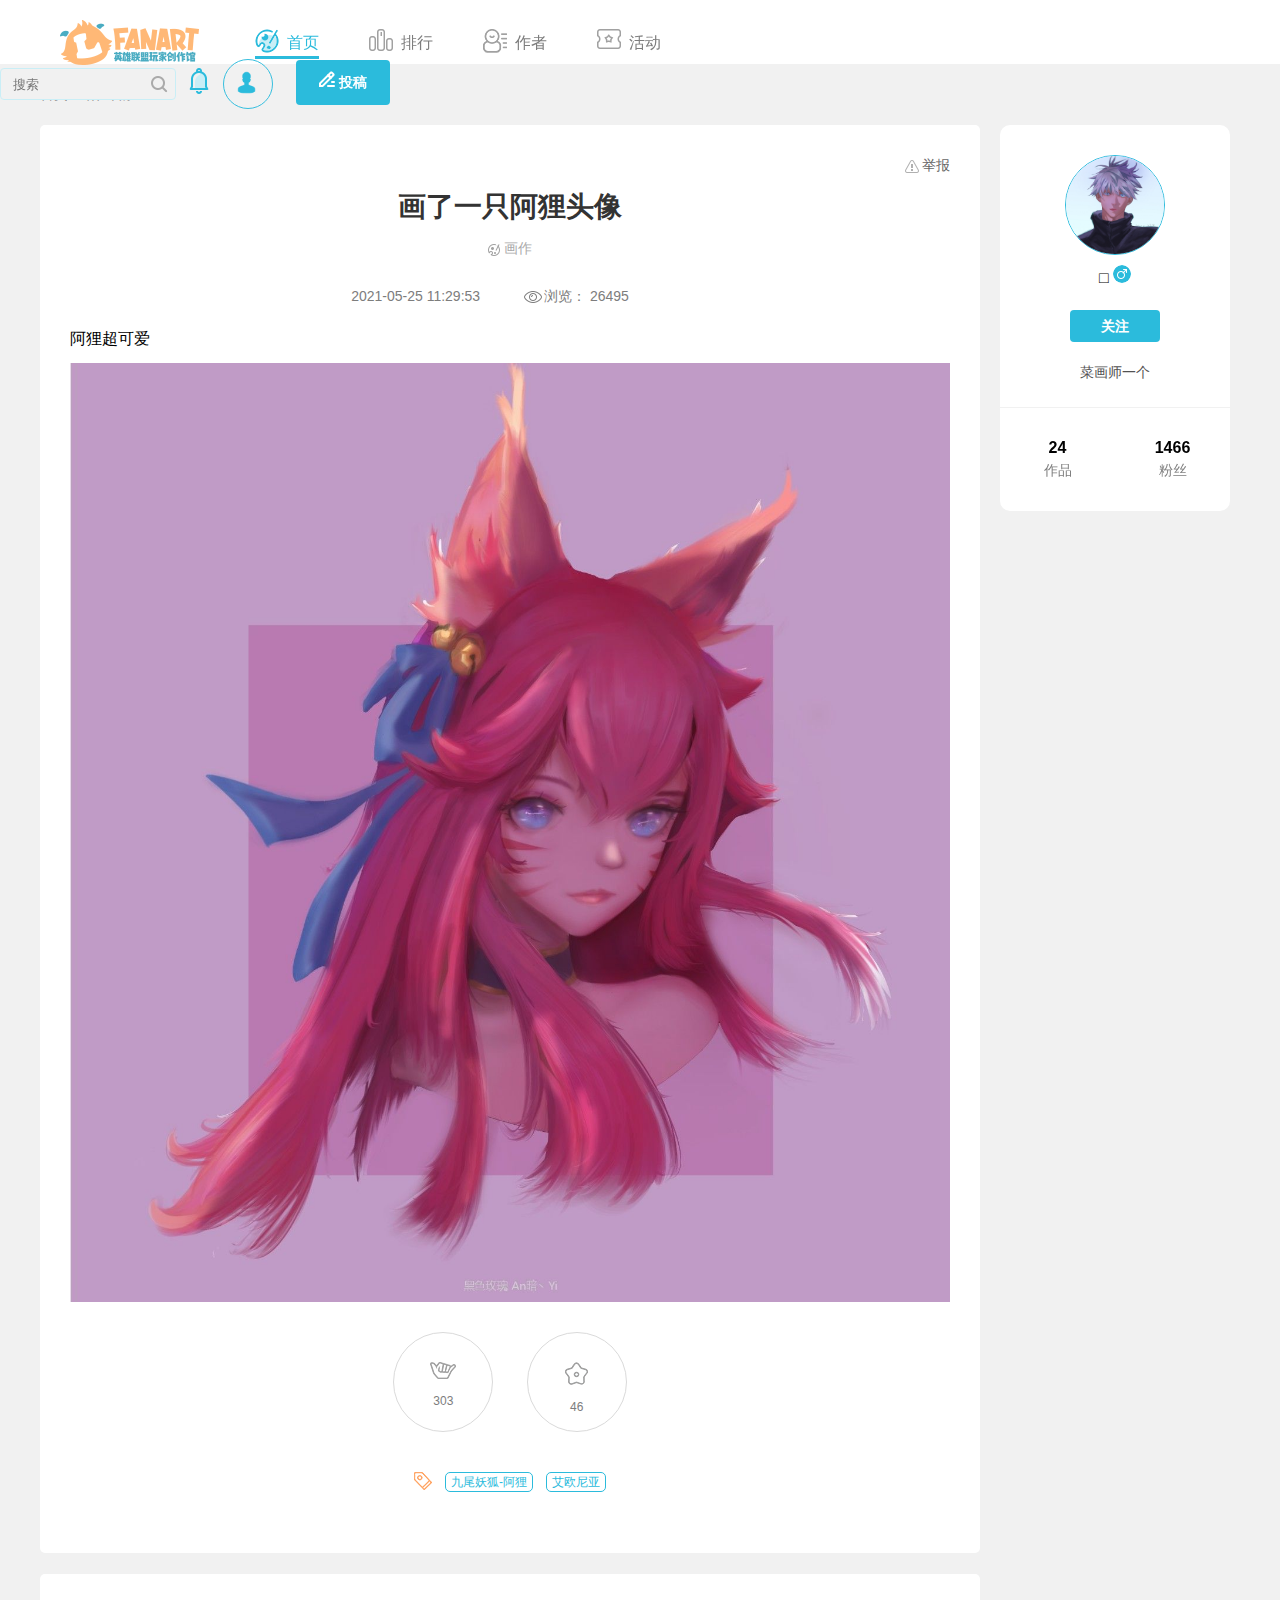
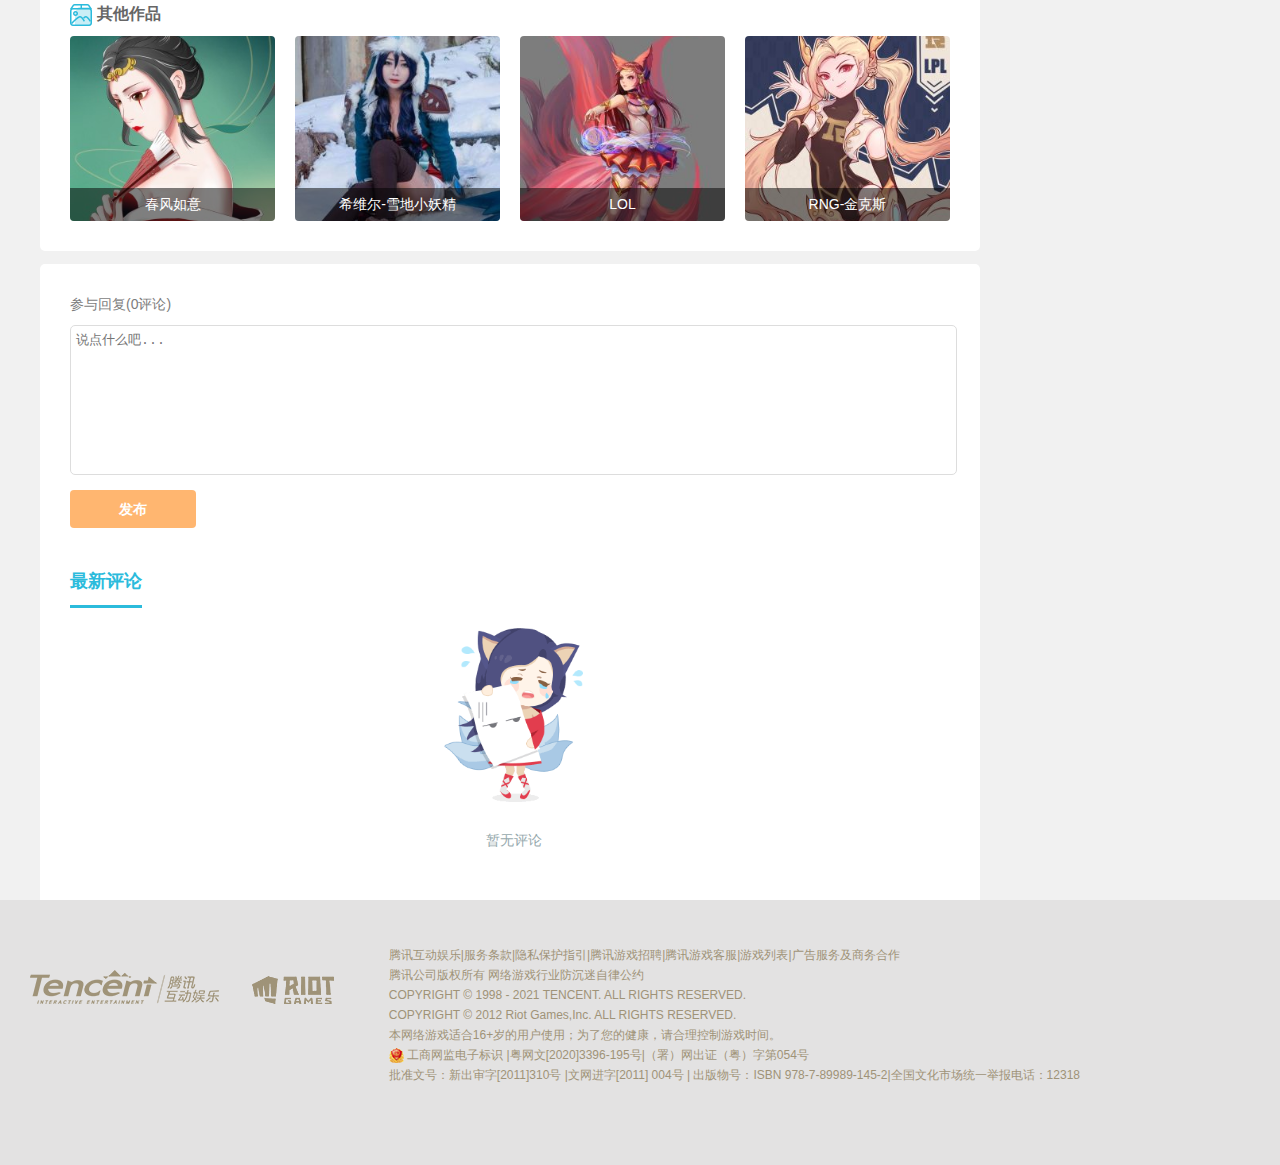
<file: list3.html>
<!DOCTYPE html>
<html lang="en">

<head>
  <meta charset="UTF-8">
  <meta http-equiv="X-UA-Compatible" content="IE=edge">
  <meta name="viewport" content="width=device-width, initial-scale=1.0">
  <title>画作详情</title>
  <!-- 引入公共文件 -->
  <link rel="stylesheet" href="./css/base.css">
  <!-- 引入 list2 css文件 -->
  <link rel="stylesheet" href="./css/list3.css">

  <!-- 引入jquery文件 -->
  <script src="./js/jquery.min.js"></script>
  <script src="./js/list3.js"></script>
</head>

<body>
  <!-- 头部模块 -->
  <div class="header">
    <div class="header1">
      <!-- logo -->
      <div class="logo"><a href="list2.html"><img src="./FANART/logo.png" alt=""></a> </div>

      <div class="nav-top">
        <ul>
          <li>
            <a href="javascript:;" class="on">
              <i class="item1 "></i>首页
            </a>
          </li>
          <li>
            <a href="javascript:;">
              <i class="item2"></i>排行
            </a>
          </li>
          <li>
            <a href="javascript:;">
              <i class="item3"></i>作者
            </a>
          </li>
          <li>
            <a href="javascript:;">
              <i class="item4"></i>活动
            </a>
          </li>

        </ul>
      </div>
      <div class="header-right">
        <div class="search">
          <input type="text" placeholder="搜索">
          <a href="javacript:;"></a>
        </div>
        <div class="xiaoxi"></div>
        <div class="yonghu">
          <a href="javascrpt:;">
            <img src="./FANART/yonghu.png" alt="">
          </a>
        </div>
        <div class="tougao">
          <i></i>
          投稿
        </div>
        <div class="list"></div>
      </div>


    </div>
  </div>

  <!-- 主体部分 -->
  <div class="container">
    <div class="xiangqing">首页>画作详情</div>
    <!-- 作品内容 -->
    <div class="cont">
      <div class="report">
        <i></i>举报
      </div>
      <h1 class="title">画了一只阿狸头像</h1>
      <div class="type">
        <i></i>画作
      </div>
      <div class="time"><span>2021-05-25 11:29:53 </span><i></i><span>浏览： 26495</span></div>
      <div class="article">
        <p>阿狸超可爱</p>
        <img src="./FANART/ali2.jpg" alt="">
      </div>
      <!-- 点赞与收藏 -->
      <div class="dianzan">
        <a href="javascript:;">
          <i class="icon3"></i>
          <span>303</span>
        </a>
        <a href="javascript:;">
          <i class="icon4"></i>
          <span>46</span>
        </a>
      </div>
      <div class="bottom">
        <i></i>
        <a href="javascript:;">九尾妖狐-阿狸</a>
        <a href="javascript:;">艾欧尼亚</a>
      </div>
    </div>
 <!-- 侧边栏 -->
 <div class="slide">
   <div class="slide-top">
     <a href="javascript:;" class="huashi">
       <img src="./FANART/huashi.jpg" alt="">
     </a>
     <div class="uname-bar">
       <span>□</span>
       <i></i>
     </div>
     <a href="javascript:;" class="follow">关注</a>
     <p>菜画师一个</p>
     <ul>
       <li>
         <a href="javascript:;" >
           <b>24</b><br><span>作品</span>
         </a>
       </li>
       <li>
        <a href="javascript:;" >
          <b>1466</b><br><span>粉丝</span>
        </a>
      </li>
     </ul>
   </div>
   <div class="slide-bottom"></div>
 </div>
   

   <!-- 其他作品 -->
   <div class="cont-other">
     <div class="other">
       <i></i>其他作品
     </div>
     <div class="other-img">
       <div class="img">
         <a href="javascript:;">
           <img src="./FANART/48.jpg" alt="">
         </a>
         <i>春风如意</i>
       </div>
       <div class="img">
        <a href="javascript:;">
          <img src="./FANART/50.jpg" alt="">
        </a>
        <i>希维尔-雪地小妖精</i>
      </div>
      <div class="img">
        <a href="javascript:;">
          <img src="./FANART/51.jpg" alt="">
        </a>
        <i>LOL</i>
      </div>
      <div class="img">
        <a href="javascript:;">
          <img src="./FANART/52.jpg" alt="">
        </a>
        <i>RNG-金克斯</i>
      </div>

     </div>
    
    
   </div>

   <!-- 评论 -->
   <div class="comment">
     <p>参与回复(<span>0</span>评论)</p>
     <textarea placeholder="说点什么吧..." class="comment-text"></textarea>
     <button class="btn">发布</button>
     <div class="comment-list">最新评论</div>
     <ul class="comment-cont">
       <div class="wu">
         <i></i>
         <p>暂无评论</p>
       </div>
     </ul>
   </div>
  </div>

  <!-- 底部 -->
  <div class="footer">
    <div class="foot-dark">
      <div class="foot-left">
        <a href="javascript:;"></a>
        <span></span>
      </div>
      <ul class="foot-right">
        <li>腾讯互动娱乐|服务条款|隐私保护指引|腾讯游戏招聘|腾讯游戏客服|游戏列表|广告服务及商务合作</li>
        <li>腾讯公司版权所有 网络游戏行业防沉迷自律公约</li>
        <li>COPYRIGHT © 1998 - 2021 TENCENT. ALL RIGHTS RESERVED.</li>
        <li>COPYRIGHT © 2012 Riot Games,Inc. ALL RIGHTS RESERVED.</li>
        <li>本网络游戏适合16+岁的用户使用；为了您的健康，请合理控制游戏时间。</li>
        <li> <i></i> 工商网监电子标识 |粤网文[2020]3396-195号|（署）网出证（粤）字第054号</li>
        <li>批准文号：新出审字[2011]310号 |文网进字[2011] 004号 | 出版物号：ISBN 978-7-89989-145-2|全国文化市场统一举报电话：12318</li>
      </ul>
    </div>
  </div>
</body>

</html>
</file>
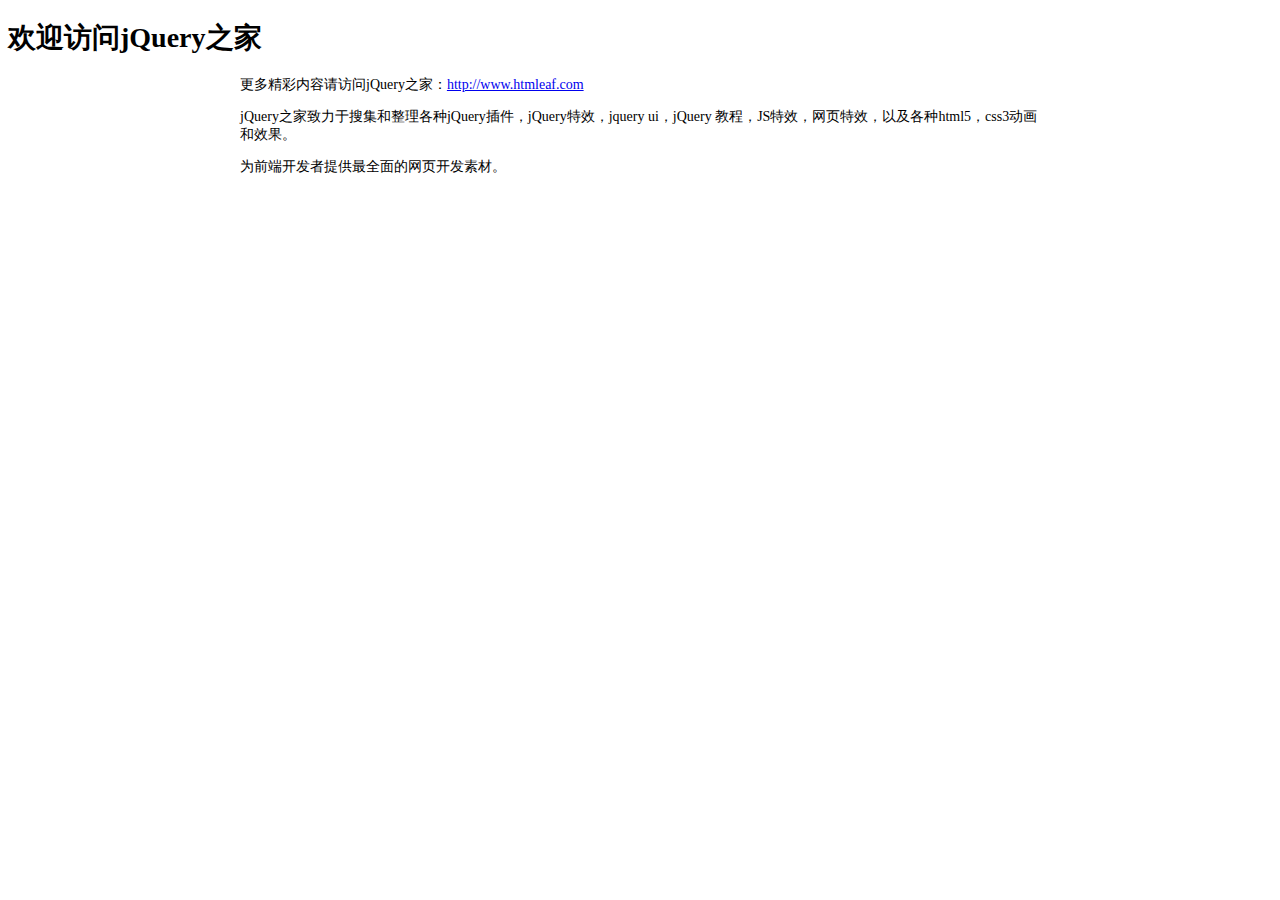
<file: FANART/201509221517/readme.html>
<!DOCTYPE html PUBLIC "-//W3C//DTD XHTML 1.0 Transitional//EN" "http://www.w3.org/TR/xhtml1/DTD/xhtml1-transitional.dtd">
<html xmlns="http://www.w3.org/1999/xhtml" xml:lang="en">
<head>
	<meta http-equiv="Content-Type" content="text/html;charset=UTF-8">
	<title>jQuery之家</title>
	<style type="text/css">
		body{font-size: 14px;}
		.content{
			width: 800px;
			margin: 0 auto;
		}
	</style>
</head>
<body>
	<h1>欢迎访问jQuery之家</h1>
	<div class="content">
	<p>更多精彩内容请访问jQuery之家：<a href="http://www.htmleaf.com">http://www.htmleaf.com</a></p>
	<p>jQuery之家致力于搜集和整理各种jQuery插件，jQuery特效，jquery ui，jQuery 教程，JS特效，网页特效，以及各种html5，css3动画和效果。</p>
	<p>为前端开发者提供最全面的网页开发素材。</p>
</div>
</body>
</html>
</file>
<file: css/base.css>
/* 把我們所有标签的内外边距清零 */
* {
	margin: 0;
	padding: 0;
	box-sizing: border-box;
}

/* em 和 i斜体里的文字不倾斜 */
em,
i {
	font-style: normal
}

/* 去掉li的小圆点 */
li {
	list-style: none
}

img {
	/* border 0 照顾低版本浏览器 如果 图片外面包含了链接会有边框的问题 */
	border: 0;
	/* 取消图片底侧有空白缝隙的问题 */
	vertical-align: middle
}

button {
	/* 当我们鼠标经过button 按钮的时候，鼠标变成小手 */
	cursor: pointer
}

a {
	color: #666;
	text-decoration: none;
}

a:hover {
	color: #c81623
}

button,
input {
	font-family: Microsoft YaHei, Heiti SC, tahoma, arial, Hiragino Sans GB, "\5B8B\4F53", sans-serif;
	/* 默认有边框手动去掉 */
	border: 0;
	/* 去掉蓝色边框 */
	outline: none;
}

body {
	/* 抗锯齿性，让文字显示的更清晰 */
	-webkit-font-smoothing: antialiased;
	background-color: #fff;
	font: 12px/1.5 Microsoft YaHei, Heiti SC, tahoma, arial, Hiragino Sans GB, "\5B8B\4F53", sans-serif;
	color: #666
}

.hide,
.none {
	display: none
}

/* 清除浮动 */
.clearfix:after {
	visibility: hidden;
	clear: both;
	display: block;
	content: ".";
	height: 0
}

.clearfix {
	*zoom: 1
}
</file>
<file: css/index.css>
/* 头部模块制作 */
.header {
  display: block;
  width: 100%;
  height: 78px;
  z-index: 999;
  overflow: hidden;
}

.logo {
  margin-left: 30px;
  float: left;
}

.nav-left {
  float: left;
  width: 747px;
  height: 78px;
  text-align: center;
}

.nav-left li {
  float: left;
  width: 150px;
  height: 78px;
  padding: 15px 0 5px 0;
}

.nav-left li p {
  font-size: 18px;
  letter-spacing: 1px;
  margin: 0;
  color: #fff;
}

.nav-left li span {
  font-size: 11px;
  color: #aeaeae;
}

/* 右侧 */
.nav-right {
  display: flex;
  width: 328px;
  height: 78px;
  float: left;
  /* background-color: pink; */
  justify-content: space-around;
  line-height: 78px;
}

.nav-right a {
  width: 40px;
  height: 40px;
  /* background-color: skyblue; */
  /* margin: 17px 12px 0 0; */
  /* background: url(../upload/search.png) no-repeat; */
}

.nav-right a img {
  vertical-align: middle;
  width: 21px;
  height: 21px;
}

.nav-right .denglu {
  width: 244px;
  height: 78px;
  font-size: 16px;
  line-height: 78px;
  color: #fefefe;
  ;
  /* background-color: blue; */
}

.denglu img {
  vertical-align: middle;
  width: 30px;
  height: 30px;
}

.denglu a {
  color: #fff3d0;
}

.big {
  height: 720px !important;
}

.com-top {
  position: relative;
  overflow: hidden;
  width: 100%;
  min-width: 1230px;
  height: 360px;
  /* background: url(../upload/top-big-bg.jpg) no-repeat; */
  z-index: -1;
  overflow: hidden;
  margin-top: -78px;

}


.com-top .big-img {
  position: absolute;
  left: 50%;
  top: 0;
  width: 1920px;
  height: 100%;
  margin-left: -960px;
}



.small-img {
  position: absolute;
  left: 50%;
  top: 0;
  width: 1920px;
  height: 360px;
  margin-left: -960px;
  z-index: -3;
}

/* 主题部分 */
.back {
  display: none;
  width:60px;
  height: 60px;
  font-size: 14px;
  color: #000;
  position: fixed;
  bottom: 50%;
  right: 0;
  text-align: center;
  /* background-color: pink; */
  cursor: pointer;
}

.back i{
  display: block;
  width: 40px;
  height: 40px;
  margin: 0 10px;
}

.back i img{
  width: 100%;
  height: 100%;
}

.container {
  width: 1380px;
  margin: 0 auto;
  padding: 40px 0 80px 0;
  height: 400px;
  background-color: #e3e2e2;
}

/* 轮播图 */
.col-lg-7 {
  position: relative;
}

#carousel-example-generic {
  margin-left: 15px;
}

.carousel {
  position: absolute;
  left: 0;
  top: 0;
}

.carousel-caption {
  position: absolute;
  bottom: 0;
  left: 0;
  width: 100%;
  height: 20px;
  line-height: 20px;
  font-size: 14px !important;
  background: rgba(0, 0, 0, .5);
}

.item img {
  width: 820px;
  height: 340px !important;
}



/* 右侧 */
.lg-right {
  text-align: center;
  height: 35px;
}

.lg-right li {

  position: relative;
  float: left;
  width: 40px;
  height: 37px;
  line-height: 37px;
  font-size: 18px;
  margin-right: 70px;
  color: #676767;
  text-align: center;
}

.lg-right li:hover {
  font-weight: 700;
  color: #1da6ba;
  cursor: pointer;
}

.lg-right li:hover::after {
  content: '\0020';
  position: absolute;
  left: 0;
  bottom: 0;
  width: 100%;
  height: 7px;
  background-image: url(../upload/dianji.png);
  background-position: center center;
  /* background-color: pink; */
}

/* news 新闻模块 */
.new-tab-content {
  position: relative;
  width: 496px;
  height: 345px;
  /* background-color: pink; */
}

.new-tab-content ul {
  position: absolute;
  left: 0;
  top: 0;
}

.new-tab-content .first {
  text-align: center;
  white-space: nowrap;
  font-size: 22px;
  font-weight: 700;
  color: #0da0b4;
  height: 59px;
  line-height: 59px;
  background: url(../upload/new-bg1.png) no-repeat;
  background-size: 638px 572px;
  background-position: 0 -458px;
}

.first:hover {
  color: #bb9a6c;
  cursor: pointer;
}

.new-tab-content li {
  width: 100%;
  height: 40px;
  line-height: 40px;
  text-align: left;
  border-top: 1px #e0e2e2 solid;
  /* margin-top: 9px; */
}

.new-tab-content li span {
  display: inline-block;
  vertical-align: middle;
  width: 36px;
  height: 20px;
  font-size: 12px;
  border: 1px #c5ab86 solid;
  color: #c5ab86;
  line-height: 18px;
  text-align: center;
}

.new-tab-content li a {
  display: inline-block;
  vertical-align: middle;
  width: 370px;
  height: 39px;
  margin-left: 20px;
  color: #424242;
  font-size: 14px;
  letter-spacing: 1px;
  white-space: nowrap;
  text-decoration: none;
}

.new-tab-content .item-time {
  display: inline-block;
  vertical-align: middle;
  width: 45px;
  height: 39px;
  line-height: 38px;
  text-align: right;
  font-size: 14px;
  letter-spacing: 1px;
  color: #9d9d9d;
  margin-left: 15px;
  border: 0;
}

.new-tab-content .item1 {
  color: #1da6ba;
  border: 1px solid #1da6ba;
}

.new-tab-content .item2 {
  color: #97afc5;
  border: 1px solid #97afc5;
}

.new-tab-content .item3 {
  color: #4ba36a;
  border: 1px solid #4ba36a;
}

.new-tab-content li a:hover {
  color: #1da6ba;
}

.new-tab-content li:nth-child(2n-1) a:hover {
  color: #c5ab86;
}


/* FANART创作馆 */
.fanart {
  position: relative;
  width: 1380px;
  height: 424px;
  margin: 0 auto;
  /* padding: 66px 0 82px 0; */
  /* background-color: pink; */
  background-color: #eeeeee;
  margin-bottom: 40px;
}

.fanart-left {
  position: absolute;
  top: 0;
  left: 0;
  width: 820px;
  height: 424px;
  /* background-color: skyblue; */
}

.fanart-left .top-tab {
  width: 100%;
  height: 35px;
  position: relative;
}

.top-tab h2 {
  position: absolute;
  left: -6px;
  top: 5px;
  width: auto;
  height: 28px;
  line-height: 28px;
  font-size: 24px;
  font-weight: 400;
  color: #0b0b0b;
  margin: 0;
}

.top-tab h2::before {
  content: "";
  display: inline-block;
  vertical-align: middle;
  width: 4px;
  height: 28px;
  background-color: #1da6ba;
  margin-right: 10px;
}

.top-tab a {
  display: inline-block;
  position: absolute;
  top: 0;
  right: 2px;
  text-decoration: none;
  width: auto;
  height: 35px;
  line-height: 35px;
  color: #7ea1a6;
}

.top-tab a:hover {
  font-size: 14px;
  color: #1da6ba;
  line-height: 35px;
  font-weight: 700;
}

.top-tab .more {
  display: inline-block;
  vertical-align: middle;
  margin: -2px 0 0 5px;
  animation: 1.5s linear infinite;
  width: 15px;
  height: 9px;
  background: url(../upload/jingling.png)-213px -126px no-repeat;
}

.tab-content {
  width: 840px;
  height: 368px;
}

.tab-content li {
  position: relative;
  overflow: hidden;
  float: left;
  width: 192px;
  height: 176px;
  margin: 0 17px 17px 0;
  /* background-color: #e3e2e2; */
}

.tab-content li a {
  display: block;
  position: relative;
  width: 100%;
  height: 100%;
}

.tab-content li img {
  position: absolute;
  top: -8px;
  left: -5px;
  width: 192px;
  height: 192px;
  transition: all .5s;
}

.fanart-right {
  position: absolute;
  top: 0;
  right: 0;
  width: 496px;
  height: 424px;
  /* background-color: skyblue; */
}

/* 教你一招  蒙多*/
.mengduo {
  float: left;
  width: 241px;
  height: 411px;
  overflow: hidden;
  margin-top: 13px;
  transition: all .5s;
  cursor: pointer;
}

.mengduo:hover {
  transform: translateY(-10px);
}

.mengduo span {
  position: absolute;
  left: 0;
  bottom: 105px;
  width: 241px;
  height: 30px;
  line-height: 30px;
  text-align: center;
  color: #fff;
  font-size: 16px;
}

.mengduo i {
  display: inline-block;
  width: 17px;
  height: 17px;
  vertical-align: middle;
  margin: -3px 10px 0 10px;
  background: url(../upload/jingling1.png) -484px -226px no-repeat;
}

.fanart-right-right {
  float: right;
  margin-top: 55px;
}

.fanart-right-right li {
  margin-bottom: 16px;
  position: relative;
  display: block;
  width: 240px;
  height: 87px;
  overflow: hidden;
  transition: filter .5s;
}

.fanart-right-right li:hover {
  filter: brightness(1.15);
}

.fanart-right-right i {
  display: inline-block;
  width: 17px;
  height: 17px;
  margin: -3px 10px 0 10px;
  vertical-align: middle;
  background: url(../upload/jingling1.png) -484px -226px no-repeat;

}

.fanart-right-right a {
  display: block;
  position: absolute;
  left: 0;
  top: 0;
  width: 100%;
  height: 100%;
  color: #fff;
  font-size: 16px;
  line-height: 87px;
  text-align: center;
  text-decoration: none;
}

.fanart-right-right .last {
  display: block;
  width: 239px;
  height: 58px;
  line-height: 58px;
  position: relative;
  margin-top: 18px;
  background: url(../upload/jingling1.png) -193px -253px no-repeat;
}

.fanart-right-right .last a {
  line-height: 58px;
}

/* 底部模块 */
.footer {
  width: 100%;
  min-width: 1230px;
  height: 265px;
  padding: 45px 0;
  background-color: #e3e2e2;
  color: #9f9378;
  font-size: 12px;
  line-height: 24px;
}

.foot-dark {
  max-width: 1358px;
  min-width: 1230px;
  height: auto;
  margin: 0 auto;
  overflow: hidden;
  position: relative;
  padding: 15px 20px;
}

.foot-left {
  width: 321px;
  height: 100px;
  margin: 10px 0 0 10px;
}

.foot-left a {
  display: inline-block;
  width: 189px;
  height: 34px;
  margin-right: 30px;
  background: url(../upload/jingling3.png) -216px 0 no-repeat;
}

.foot-left span {
  display: inline-block;
  width: 82px;
  height: 28px;
  background: url(../upload/jingling3.png) -216px -84px no-repeat;
}

.foot-right {
  position: absolute;
  top: 0;
  right: 200px;
  height: 200px;
  /* background-color: skyblue; */
}

.foot-right li {
  height: 20px;
  line-height: 20px;
  color: #9f9378;
}

.foot-right li i {
  display: inline-block;
  width: 15px;
  height: 15px;
  vertical-align: middle;
  background: url(../upload/gongshang.png) no-repeat;
}

/* 模态框 */
.login-header {
  width: 100%;
  text-align: center;
  height: 30px;
  font-size: 24px;
  line-height: 30px;
}

.login {
  display: none;
  width: 512px;
  height: 280px;
  position: fixed;
  border: #ebebeb solid 1px;
  left: 50%;
  top: 50%;
  background: #ffffff;
  box-shadow: 0px 0px 20px #ddd;
  z-index: 9999;
  transform: translate(-50%, -50%);
}

.login-title {
  width: 100%;
  margin: 10px 0px 0px 0px;
  text-align: center;
  line-height: 40px;
  height: 40px;
  font-size: 18px;
  position: relative;
  cursor: move;
}

.login-title a:hover {
  color: #000;
  text-decoration: none;
}

.login-input-content {
  margin-top: 20px;
}

.login-button {
  width: 50%;
  margin: 30px auto 0px auto;
  line-height: 40px;
  font-size: 14px;
  border: #ebebeb 1px solid;
  text-align: center;
  background-color: #86ce2f;
}

.login-bg {
  display: none;
  width: 100%;
  height: 100%;
  position: fixed;
  top: 0px;
  left: 0px;
  background: rgba(0, 0, 0, .3);
}

a {
  text-decoration: none;
  color: #000000;
}

.login-button a {
  display: block;
  color: #fff;
}

.login-input input.list-input {
  float: left;
  line-height: 35px;
  height: 35px;
  width: 350px;
  border: #ebebeb 1px solid;
  text-indent: 5px;
}

.login-input {
  overflow: hidden;
  margin: 0px 0px 20px 0px;
}

.login-input label {
  float: left;
  width: 90px;
  padding-right: 10px;
  text-align: right;
  line-height: 35px;
  height: 35px;
  font-size: 14px;
}

.login-title span {
  position: absolute;
  font-size: 12px;
  right: -20px;
  top: -30px;
  background: #ffffff;
  border: #ebebeb solid 1px;
  width: 40px;
  height: 40px;
  border-radius: 20px;
}
</file>
<file: FANART/201509221517/css/default.css>
@import url(http://fonts.useso.com/css?family=Raleway:200,500,700,800);
@font-face {
	font-family: 'icomoon';
	src:url('../fonts/icomoon.eot?rretjt');
	src:url('../fonts/icomoon.eot?#iefixrretjt') format('embedded-opentype'),
		url('../fonts/icomoon.woff?rretjt') format('woff'),
		url('../fonts/icomoon.ttf?rretjt') format('truetype'),
		url('../fonts/icomoon.svg?rretjt#icomoon') format('svg');
	font-weight: normal;
	font-style: normal;
}

[class^="icon-"], [class*=" icon-"] {
	font-family: 'icomoon';
	speak: none;
	font-style: normal;
	font-weight: normal;
	font-variant: normal;
	text-transform: none;
	line-height: 1;

	/* Better Font Rendering =========== */
	-webkit-font-smoothing: antialiased;
	-moz-osx-font-smoothing: grayscale;
}

body, html { font-size: 100%; 	padding: 0; margin: 0;}

/* Reset */
*,
*:after,
*:before {
	-webkit-box-sizing: border-box;
	-moz-box-sizing: border-box;
	box-sizing: border-box;
}

/* Clearfix hack by Nicolas Gallagher: http://nicolasgallagher.com/micro-clearfix-hack/ */
.clearfix:before,
.clearfix:after {
	content: " ";
	display: table;
}

.clearfix:after {
	clear: both;
}

body{
	background: #f9f7f6;
	color: #404d5b;
	font-weight: 500;
	font-size: 1.05em;
	font-family: "Segoe UI", "Lucida Grande", Helvetica, Arial, "Microsoft YaHei", FreeSans, Arimo, "Droid Sans", "wenquanyi micro hei", "Hiragino Sans GB", "Hiragino Sans GB W3", "FontAwesome", sans-serif;
}
a{color: #2fa0ec;text-decoration: none;outline: none;}
a:hover,a:focus{color:#74777b;}

.htmleaf-container{
	margin: 0 auto;
	text-align: center;
	overflow: hidden;
}
.htmleaf-content {
	font-size: 150%;
	padding: 1em 0;
}

.htmleaf-content h2 {
	margin: 0 0 2em;
	opacity: 0.1;
}

.htmleaf-content p {
	margin: 1em 0;
	padding: 5em 0 0 0;
	font-size: 0.65em;
}
.bgcolor-1 { background: #f0efee; }
.bgcolor-2 { background: #f9f9f9; }
.bgcolor-3 { background: #e8e8e8; }/*light grey*/
.bgcolor-4 { background: #2f3238; color: #fff; }/*Dark grey*/
.bgcolor-5 { background: #df6659; color: #521e18; }/*pink1*/
.bgcolor-6 { background: #2fa8ec; }/*sky blue*/
.bgcolor-7 { background: #d0d6d6; }/*White tea*/
.bgcolor-8 { background: #3d4444; color: #fff; }/*Dark grey2*/
.bgcolor-9 { background: #ef3f52; color: #fff;}/*pink2*/
.bgcolor-10{ background: #64448f; color: #fff;}/*Violet*/
.bgcolor-11{ background: #3755ad; color: #fff;}/*dark blue*/
.bgcolor-12{ background: #3498DB; color: #fff;}/*light blue*/
/* Header */
.htmleaf-header{
	padding: 1em 190px 1em;
	letter-spacing: -1px;
	text-align: center;
}
.htmleaf-header h1 {
	font-weight: 600;
	font-size: 2em;
	line-height: 1;
	margin-bottom: 0;
	font-family: "Segoe UI", "Lucida Grande", Helvetica, Arial, "Microsoft YaHei", FreeSans, Arimo, "Droid Sans", "wenquanyi micro hei", "Hiragino Sans GB", "Hiragino Sans GB W3", "FontAwesome", sans-serif;
}
.htmleaf-header h1 span {
	font-family: "Segoe UI", "Lucida Grande", Helvetica, Arial, "Microsoft YaHei", FreeSans, Arimo, "Droid Sans", "wenquanyi micro hei", "Hiragino Sans GB", "Hiragino Sans GB W3", "FontAwesome", sans-serif;
	display: block;
	font-size: 60%;
	font-weight: 400;
	padding: 0.8em 0 0.5em 0;
	color: #c3c8cd;
}
/*nav*/
.htmleaf-demo a{color: #1d7db1;text-decoration: none;}
.htmleaf-demo{width: 100%;padding-bottom: 1.2em;}
.htmleaf-demo a{display: inline-block;margin: 0.5em;padding: 0.6em 1em;border: 3px solid #1d7db1;font-weight: 700;}
.htmleaf-demo a:hover{opacity: 0.6;}
.htmleaf-demo a.current{background:#1d7db1;color: #fff; }
/* Top Navigation Style */
.htmleaf-links {
	position: relative;
	display: inline-block;
	white-space: nowrap;
	font-size: 1.5em;
	text-align: center;
}

.htmleaf-links::after {
	position: absolute;
	top: 0;
	left: 50%;
	margin-left: -1px;
	width: 2px;
	height: 100%;
	background: #dbdbdb;
	content: '';
	-webkit-transform: rotate3d(0,0,1,22.5deg);
	transform: rotate3d(0,0,1,22.5deg);
}

.htmleaf-icon {
	display: inline-block;
	margin: 0.5em;
	padding: 0em 0;
	width: 1.5em;
	text-decoration: none;
}

.htmleaf-icon span {
	display: none;
}

.htmleaf-icon:before {
	margin: 0 5px;
	text-transform: none;
	font-weight: normal;
	font-style: normal;
	font-variant: normal;
	font-family: 'icomoon';
	line-height: 1;
	speak: none;
	-webkit-font-smoothing: antialiased;
}
/* footer */
.htmleaf-footer{width: 100%;padding-top: 10px;}
.htmleaf-small{font-size: 0.8em;}
.center{text-align: center;}
/****/
.related {
	color: #fff;
	background: #333;
	text-align: center;
	font-size: 1.25em;
	padding: 0.5em 0;
	overflow: hidden;
}

.related > a {
	vertical-align: top;
	width: calc(100% - 20px);
	max-width: 340px;
	display: inline-block;
	text-align: center;
	margin: 20px 10px;
	padding: 25px;
	font-family: "Segoe UI", "Lucida Grande", Helvetica, Arial, "Microsoft YaHei", FreeSans, Arimo, "Droid Sans", "wenquanyi micro hei", "Hiragino Sans GB", "Hiragino Sans GB W3", "FontAwesome", sans-serif;
}
.related a {
	display: inline-block;
	text-align: left;
	margin: 20px auto;
	padding: 10px 20px;
	opacity: 0.8;
	-webkit-transition: opacity 0.3s;
	transition: opacity 0.3s;
	-webkit-backface-visibility: hidden;
}

.related a:hover,
.related a:active {
	opacity: 1;
}

.related a img {
	max-width: 100%;
	opacity: 0.8;
	border-radius: 4px;
}
.related a:hover img,
.related a:active img {
	opacity: 1;
}
.related h3{font-family: "Microsoft YaHei", sans-serif;}
.related a h3 {
	font-weight: 300;
	margin-top: 0.15em;
	color: #fff;
}
/* icomoon */
.icon-htmleaf-home-outline:before {
	content: "\e5000";
}

.icon-htmleaf-arrow-forward-outline:before {
	content: "\e5001";
}

@media screen and (max-width: 50em) {
	.htmleaf-header {
		padding: 3em 10% 4em;
	}
	.htmleaf-header h1 {
        font-size:2em;
    }
}


@media screen and (max-width: 40em) {
	.htmleaf-header h1 {
		font-size: 1.5em;
	}
}

@media screen and (max-width: 30em) {
    .htmleaf-header h1 {
        font-size:1.2em;
    }
}
</file>
<file: FANART/201509221517/css/styles.css>
* {
  margin: 0;
  padding: 0;
}

body {
  font-family: sans-serif;
  margin: 24px;
  background: #f0f0f0;
  color: #505050;
}

a {
  text-decoration: none;
  color: black;
}

.article {
  display: block;
  margin: 0 0 30px 0;
  padding: 12px;
  background: white;
  border-radius: 3px;
  box-shadow: 0px 1px 2px 0px rgba(0, 0, 0, 0.05);
  transition: all 220ms;
}
.article:hover {
  box-shadow: 0px 2px 3px 1px rgba(0, 0, 0, 0.1);
  transform: translateY(-5px);
  transition: all 220ms;
}
.article > img {
  display: block;
  width: 100%;
  margin: 0 0 24px 0;
}
.article h2 {
  text-align: center;
  font-size: 14px;
  text-transform: uppercase;
  margin: 0 0 12px 0;
}

.wall {
  display: block;
  position: relative;
}
.wall-column {
  display: block;
  position: relative;
  /*width: 33.333333%;*/
  width: 25%;
  float: left;
  padding: 0 12px;
  box-sizing: border-box;
}
@media (max-width: 640px) {
  .wall-column {
    width: 50%;
  }
}
@media (max-width: 480px) {
  .wall-column {
    width: auto;
    float: none;
  }
}
</file>
<file: css/list1.css>
/* 头部模块 */
header {
  overflow: hidden;
  position: relative;
}

header .logo {
  position: absolute;
  left: 10px;
  top: 20px;
  width: 200px;
  height: 72px;
  background: url(../img/logo.png) no-repeat;
}

/* 上半部 */
header .top {
  height: 555px;
  min-width: 1210px;
  max-width: 1920px;
  background: url(../img/bj1.jpg) no-repeat center top;
  background-size: 1920px 555px;
}

/* 下半部 */
header .bottom {
  overflow: hidden;
  height: 555px;
  min-width: 1210px;
  max-width: 1920px;
  background: url(../img/bg2.jpg) no-repeat center top;
  background-size: 1920px 555px;
}

/* 轮播图模块 */
.carousel {
  position: absolute;
  left: 20px;
  bottom: 20px;
  width: 400px;
  height: 236px;
}

.glyphicon-chevron-left,
.glyphicon-chevron-right {
  color: #336bd0;
}

.carousel-caption {
  position: absolute;
  bottom: -10px;
  color: #b1bae9;
}

header .hd {
  position: absolute;
  bottom: -12px;
  left: 50%;
  transform: translateX(-50%);
  width: 1920px;
  height: 61px;
  background: url(../img/top.png) no-repeat;
  background-size: 1920px auto;
  z-index: 4;
}


/* 主体部分 */
.yingxiong {
  min-width: 1210px;
  max-width: 1920px;
  height: 1550px;
  overflow: hidden;
}

/* 波江星神 */
.bojiang,
.shizi {
  position: relative;
  min-width: 1210px;
  max-width: 1920px;
  height: 1550px;
  background-size: 1920px auto;
  margin: 0 auto;
}

/* 波江星神 */
.bojiang {
  display: none;
  background: url(../img/b1g.jpg) no-repeat center top;
}

/* 狮子星神 */
.shizi {
  display: block;
  background: url(../img/b2g.jpg) no-repeat center top;
}

.main-box {
  width: 1210px;
  height: 910px;
  margin: 0 auto;
  /* background-color: pink; */
  position: relative;
}

.main-box .name {
  display: flex;
  justify-content: space-between;
  float: left;
  width: 1210px;
  height: 220px;
  position: absolute;
  bottom: 0;
  left: 0;
  /* background-color: skyblue; */
  z-index: 3;
}

.name-left {
  width: 650px;
}

.name-left .title,
.xuancai .title {
  float: left;
  width: 475px;
  height: 80px;
  margin-top: 80px;
  margin-right: 30px;
  background: url(../img/name.png) no-repeat;
  background-size: 500px 1500px;
}

.shizi .xuancai .title,
.shizi .name-left .title {
  background-position-y: -129px;
}

.anniu {
  display: inline-block;
  margin: 67px 0 0 10px;
  width: 90px;
  height: 105px;
  background: url(../img/annjiu.png) no-repeat;
  animation: suofang 4s infinite;
}

@keyframes suofang {
  0% {
    transform: scale(.8);
  }

  50% {
    transform: scale(1);
  }

  100% {
    transform: scale(.8);
  }
}

/* 右侧 */
.name .name-right {
  position: absolute;
  right: 235px;
  top: 0;
  width: 267px;
  height: 90px;
  margin-top: 80px;
  margin-right: 30px;
  padding-right: 30px;
  text-align: right;
  /* background-color: pink; */
}

.name-right p,
.name-right em,
.title,
.center .pre1,
.center b,
.center em {
  display: inline-block;
  -webkit-background-clip: text;
  font-size: 80px;
  line-height: 90px;
  font-family: 'sellnum-4';
  font-weight: bold;
  background-image: linear-gradient(#fcffff, #8effff);
  color: transparent;
  -webkit-text-fill-color: transparent;
}

.name-right em {
  font-size: 30px;
  padding-right: 5px;
  margin-left: -10px;
}

.jiesuo {
  position: absolute;
  top: -97px;
  left: 280px;
  display: inline-block;
  margin-top: 80px;
  margin-right: 30px;
  width: 264px;
  height: 158px;
  background: url(../img/jiesuo.png) no-repeat;
}

/* 炫彩模块 */
.xuancai {
  display: flex;
  justify-content: space-between;
  align-items: flex-start;
  width: 1210px;
  height: 323px;
  margin: 0 auto;
  /* background-color: skyblue; */
}

.xuancai .pre {
  display: inline-block;
  width: 140px;
  height: 68px;
  margin-top: 85px;
  background: url(../img/name.png) no-repeat;
  background-position-y: -1259px;
}

.jieshao {
  width: 559px;
  height: 68px;
  margin-top: 10px;
  /* background-color: green; */
  font-size: 16px;
  color: #5cdeff;

}

.jieshao span {
  color: #5377fd;
}

.center {
  width: 297px;
  height: 136px;
  margin-top: 85px;
  /* background: pink; */
  background: url(../img/price-bg.png) no-repeat;
}

.xuancai .center p {
  font-size: 60px;
  margin-left: 30px;
}

.xuancai .center b {
  font-size: 35px;
}

.xuancai .center em {
  width: 75px;
  font-size: 25px;
}

.xuancai .center .pre2 {
  font-size: 16px;
  color: #5377fd;
}

.xuancai .center .pre2 span {
  color: #5bddfe;
  line-height: 24px;
}

.right1 {
  width: 264px;
  height: 158px;
  background: url(../img/jiesuo.png) no-repeat;
  margin-top: 64px;
  /* background-color: green; */
}

/* 炫彩展示模块 */
ul {
  text-align: center;
  width: 1210px;
  height: 293px;
  /* background-color: green; */
  margin: 0 auto;
}


ul li {
  float: left;
  width: 150px;
  height: 100%;
  padding-top: 20px;
  margin-right: 1px;
  /* background-color: skyblue; */
}

.xinghun1 {
  background-position-x: -1063px;
}

.xinghun2 {
  background-position-x: -887px
}

.xinghun3 {
  background-position-x: -708px;
}

.xinghun4 {
  background-position-x: -531px;
}

.xinghun5 {
  background-position-x: -354px;
}

.xinghun6 {
  background-position-x: -177px;
}

.xinghun7 {
  background-position-x: -0px;
}

.xinghun8 {
  background-position-x: -1241px;
}

ul li i {
  display: inline-block;
  width: 159px;
  height: 177px;
  margin-bottom: 4px;
  transform: translate3d(-4px, 0, 0);
  background: url(../img/xuancai1.png) no-repeat 0 0;
  background-size: 1400px 177px;
}

ul li p {
  font-size: 16px;
  color: #5cdeff;
  line-height: 20px;
  padding-top: 4px;
  padding-bottom: 4px;
}

ul li span {
  display: block;
  font-size: 16px;
  color: #4d68d0;
  line-height: 24px;

}

/* 侧边栏 */
.container {
  position: fixed;
  right: 0;
  top: 0;
  width: 241px;
  height: 520px;
  z-index: 9;
}

.nav-pills {
  width: 100%;
  height: 100%;
}

.nav-stacked>li+li {
  margin-top: 0;
}

.nav-pills li {
  height: 58px;
  width: 100%;
  margin-top: 0;
  list-style-type: none;
  position: relative;
}

.nav-pills .tab1,
.nav-pills .tab1.eve,
.nav-pills .tab1:hover {
  background-position: 0 0;
}

.nav-pills .tab2,
.nav-pills a.eve,
.nav-pills .tab2:hover {
  background-position: 0 -58px;
}

.nav-pills .tab3,
.nav-pills .tab3.eve,

.nav-pills .tab3:hover {
  background-position: 0 -115px;
}

.nav-pills .tab4,
.nav-pills .tab4.eve,

.nav-pills .tab4:hover {
  background-position: 0 -173px;
}

.nav-pills .tab5.eve,
.nav-pills .tab5,
.nav-pills .tab5:hover {
  background-position: 0 -231px;
}

.nav-pills .tab6,
.nav-pills .tab6.eve,

.nav-pills .tab6:hover {
  background-position: 0 -289px;
}

.nav-pills .tab7,
.nav-pills .tab7.eve,

.nav-pills .tab7:hover {
  background-position: 0 -347px;
}

.nav-pills .tab8,
.nav-pills .tab8.eve,

.nav-pills .tab8:hover {
  background-position: 0 -404px;
}

.nav-pills .tab9,
.nav-pills .tab9.eve,

.nav-pills .tab9:hover {
  background-position: 0 -462px;
}

.nav-pills li a {
  display: block;
  text-align: left;
  height: 58px;
  width: 100%;
  background: url(../img/celan.png) no-repeat;
}

.nav-pills a.eve,
.nav-pills li a:hover {
  width: 100%;
  height: 58px;
  background: url(../img/celan3.png) no-repeat;
}

.nav-pills a.eve::before,
.nav-pills li a:hover::before {
  content: "";
  width: 100%;
  height: 62px;
  background: url(../img/dianji.png) no-repeat;
  position: absolute;
  top: -2px;
  right: 0;
  z-index: 9;
}
</file>
<file: css/list2.css>
/* 头部模块 */
body {
  height: auto; 
}

.header {
  position: fixed;
  left: 0;
  top: 0;
  width: 100%;
  height: 64px;
  vertical-align: middle;
  /* background-color: pink; */
  z-index: 9;
  background-color: #fff;
}

.header1 {
  margin-top: 10px;
}

.logo {
  padding-top: 10px;
  display: inline-block;
  margin-left: 60px;
  width: 139px;
  height: 45px;
}

.logo img {
  vertical-align: middle;
}

.nav-top {
  display: inline-block;
  margin: 0 395px 0 53px;
  vertical-align: middle;
}

.nav-top li {
  float: left;
  margin-right: 50px;
  height: 33px;
  line-height: 33px;
  color: #666;
  font-size: 16px;
}

.nav-top li a {
  font-size: 16px;
  display: inline-block;
  height: 33px;
  width: 64px;
  color: #7d7d7d;
}

.nav-top i {
  display: inline-block;
  margin-right: 8px;
  width: 24px;
  height: 24px;
  vertical-align: -5px;
  background: url(../FANART/jingling.png) -160px -87px no-repeat;
}

.nav-top .item2 {
  background: url(../FANART/jingling.png) -189px 0 no-repeat;
}

.nav-top .item3 {
  background: url(../FANART/jingling.png) -160px -58px no-repeat;
}

.nav-top .item4 {
  background: url(../FANART/jingling.png) -29px -214px no-repeat;
}

.nav-top .on {
  border-bottom: 3px solid #2bbbdc !important;
  color: #2bbbdc !important;
}

/* //返回顶部 */
.back {
  display: block;
  width:60px;
  height: 60px;
  font-size: 14px;
  color: #000;
  position: fixed;
  bottom: 0;
  right: -12px;
  text-align: center;
  /* background-color: pink; */
  cursor: pointer;
  z-index: 99;
}

.back i{
  display: block;
  width: 40px;
  height: 40px;
  margin: 0 10px;
}

.back i img{
  width: 100%;
  height: 100%;
}

/* 搜索模块 */
.header-right {
  display: inline-block;
  vertical-align: middle;
}

.search {
  display: inline-block;
  position: relative;
  vertical-align: middle;
}

.search input {
  width: 176px;
  height: 32px;
  background-color: #f1f1f1;
  border: 1px solid #c9eef6;
  border-radius: 4px;
  padding: 0 33px 0 12px;

}

.search a {
  display: inline-block;
  position: absolute;
  top: 8px;
  right: 8px;
  cursor: pointer;
  width: 17px;
  height: 17px;
  background: url(../FANART/jingling.png) -44px -239px no-repeat;
}

.header-right .xiaoxi {
  vertical-align: -7px;
  position: relative;
  display: inline-block;
  margin: 0 10px;
  width: 20px;
  height: 26px;
  background: url(../FANART/jingling.png) -218px -29px no-repeat;
  /* background-color: blue; */
}

.yonghu {
  display: inline-block;
  vertical-align: middle;
  width: 50px;
  height: 50px;
}

.yonghu a {
  display: inline-block;
  width: 50px;
  height: 50px;
  border-radius: 50%;
  border: 1px solid #35bede;
  margin: 0 auto;
}

.yonghu a img {
  width: 45px;
  height: 45px;
  /* border-radius: 50%; */
}

.tougao {
  display: inline-block;
  width: 94px;
  height: 45px;
  line-height: 45px;
  background-color: #2bbbdc;
  color: #fff;
  font-size: 14px;
  font-weight: 700;
  text-align: center;
  border-radius: 4px;
  margin-left: 20px;
  cursor: pointer;
}

.tougao i {
  display: inline-block;
  width: 16px;
  height: 16px;
  background: url(../FANART/jingling.png) -108px -239px no-repeat;
}

/* 图片背景模块 */
.bg {
  position: relative;
  width: 100%;
  height: 355px;
  overflow: hidden;
  margin-top: 68px;
}

.bg a {
  position: relative;
  display: block;
  width: 100%;
  height: 100%;
  overflow: hidden;
}

.bg a img {
  display: block;
  position: absolute;
  left: 50%;
  margin-left: -960px;
  top: 0;
  width: 1920px;
  height: 354px;
}

/* 二级菜单 */
.second-menu {
  width: 100%;
  height: 58px;
  background-color: #fff;
  border-bottom: 1px solid #e7e7e7;
  position: relative;
}

.type-box {
  position: absolute;
  left: 0;
  top: 0;
  right: 0;
  bottom: 0;
  width: 100%;
  max-width: 1400px;
  height: 53px;
  padding: 12px 16px 0;
  margin: auto;
}

.type-box a {
  display: inline-block;
  width: 88px;
  height: 32px;
  line-height: 32px;
  font-size: 14px;
  text-align: center;
  vertical-align: text-bottom;
}

.type-box a:hover{
  color: #666;
}

/* 当鼠标点击之后添加这个类名 */
.onfocus {
  border: 1px solid #2bbbdc;
  border-radius: 5px;
  color: #fff;
  background: #2bbbdc;
}

.menu-box {
  /* display: table; */
  width: 271px;
  height: 58px;
  /* background: pink; */
  margin: 0 auto;
}

.menu-box li {
  float: left;
  margin: 0 35px;
  line-height: 58px;
  font-size: 16px;
  cursor: pointer;
  position: relative;
}

.menu-box a {
  display: inline-block;
  width: 100%;
  height: 55px;
  transition: all .5s;
}
.menu-box a:hover{
  border-bottom: 3px solid #7d7d7d;
  color: #666;
}

.menu-box .icon1{
  display: inline-block;
  vertical-align: middle;
  margin-right: 10px;
  width: 23px;
  height: 23px;
  background: url(../FANART/icon.png) -84px -157px no-repeat;
}

.menu-box .icon2{
  display: inline-block;
  vertical-align: middle;
  margin-right: 10px;
  width: 23px;
  height: 23px;
  background: url(../FANART/icon.png) -189px -112px no-repeat;
}

 /* 当鼠标点击 a 就添加 这个类名 */
.second-menu .on {
  border-bottom: 3px solid #2bbbdc!important;
  color: #2bbbdc!important;
}

/* 瀑布流 */
.wall{
  margin: 20px 0 20px 0;
}

.wall .article{
  cursor: pointer;
}

/* 底部模块 */
.footer {
  width: 100%;
  min-width: 1230px;
  height: 265px;
  padding: 45px 0;
  background-color: #e3e2e2;
  color: #9f9378;
  font-size: 12px;
  line-height: 24px;
}

.foot-dark{
  max-width: 1358px;
  min-width: 1230px;
  height: auto;
  margin: 0 auto;
  overflow: hidden;
  position: relative;
  padding: 15px 20px;
}

.foot-left {
  width: 321px;
  height: 100px;
  margin: 10px 0 0 10px;
}

.foot-left a {
  display: inline-block;
  width: 189px;
  height: 34px;
  margin-right: 30px;
  background: url(../upload/jingling3.png) -216px 0 no-repeat;
}

.foot-left span {
  display: inline-block;
  width: 82px;
  height: 28px;
  background: url(../upload/jingling3.png) -216px -84px no-repeat;
}

.foot-right {
  position: absolute;
  top: 0;
  right: 200px;
  height: 200px;
  /* background-color: skyblue; */
}

.foot-right li {
  height: 20px;
  line-height: 20px;
  color: #9f9378;
}

.foot-right li i{
  display: inline-block;
  width: 15px;
  height: 15px;
  vertical-align: middle;
  background: url(../upload/gongshang.png) no-repeat;
}
</file>
<file: css/default.css>
@import url(http://fonts.useso.com/css?family=Raleway:200,500,700,800);
@font-face {
	font-family: 'icomoon';
	src:url('../fonts/icomoon.eot?rretjt');
	src:url('../fonts/icomoon.eot?#iefixrretjt') format('embedded-opentype'),
		url('../fonts/icomoon.woff?rretjt') format('woff'),
		url('../fonts/icomoon.ttf?rretjt') format('truetype'),
		url('../fonts/icomoon.svg?rretjt#icomoon') format('svg');
	font-weight: normal;
	font-style: normal;
}

[class^="icon-"], [class*=" icon-"] {
	font-family: 'icomoon';
	speak: none;
	font-style: normal;
	font-weight: normal;
	font-variant: normal;
	text-transform: none;
	line-height: 1;

	/* Better Font Rendering =========== */
	-webkit-font-smoothing: antialiased;
	-moz-osx-font-smoothing: grayscale;
}

body, html { font-size: 100%; 	padding: 0; margin: 0;}

/* Reset */
*,
*:after,
*:before {
	-webkit-box-sizing: border-box;
	-moz-box-sizing: border-box;
	box-sizing: border-box;
}

/* Clearfix hack by Nicolas Gallagher: http://nicolasgallagher.com/micro-clearfix-hack/ */
.clearfix:before,
.clearfix:after {
	content: " ";
	display: table;
}

.clearfix:after {
	clear: both;
}

body{
	background: #f9f7f6;
	color: #404d5b;
	font-weight: 500;
	font-size: 1.05em;
	font-family: "Segoe UI", "Lucida Grande", Helvetica, Arial, "Microsoft YaHei", FreeSans, Arimo, "Droid Sans", "wenquanyi micro hei", "Hiragino Sans GB", "Hiragino Sans GB W3", "FontAwesome", sans-serif;
}
a{color: #2fa0ec;text-decoration: none;outline: none;}
a:hover,a:focus{color:#74777b;}

.htmleaf-container{
	margin: 0 auto;
	text-align: center;
	overflow: hidden;
}
.htmleaf-content {
	font-size: 150%;
	padding: 1em 0;
}

.htmleaf-content h2 {
	margin: 0 0 2em;
	opacity: 0.1;
}

.htmleaf-content p {
	margin: 1em 0;
	padding: 5em 0 0 0;
	font-size: 0.65em;
}
.bgcolor-1 { background: #f0efee; }
.bgcolor-2 { background: #f9f9f9; }
.bgcolor-3 { background: #e8e8e8; }/*light grey*/
.bgcolor-4 { background: #2f3238; color: #fff; }/*Dark grey*/
.bgcolor-5 { background: #df6659; color: #521e18; }/*pink1*/
.bgcolor-6 { background: #2fa8ec; }/*sky blue*/
.bgcolor-7 { background: #d0d6d6; }/*White tea*/
.bgcolor-8 { background: #3d4444; color: #fff; }/*Dark grey2*/
.bgcolor-9 { background: #ef3f52; color: #fff;}/*pink2*/
.bgcolor-10{ background: #64448f; color: #fff;}/*Violet*/
.bgcolor-11{ background: #3755ad; color: #fff;}/*dark blue*/
.bgcolor-12{ background: #3498DB; color: #fff;}/*light blue*/
/* Header */
.htmleaf-header{
	padding: 1em 190px 1em;
	letter-spacing: -1px;
	text-align: center;
}
.htmleaf-header h1 {
	font-weight: 600;
	font-size: 2em;
	line-height: 1;
	margin-bottom: 0;
	font-family: "Segoe UI", "Lucida Grande", Helvetica, Arial, "Microsoft YaHei", FreeSans, Arimo, "Droid Sans", "wenquanyi micro hei", "Hiragino Sans GB", "Hiragino Sans GB W3", "FontAwesome", sans-serif;
}
.htmleaf-header h1 span {
	font-family: "Segoe UI", "Lucida Grande", Helvetica, Arial, "Microsoft YaHei", FreeSans, Arimo, "Droid Sans", "wenquanyi micro hei", "Hiragino Sans GB", "Hiragino Sans GB W3", "FontAwesome", sans-serif;
	display: block;
	font-size: 60%;
	font-weight: 400;
	padding: 0.8em 0 0.5em 0;
	color: #c3c8cd;
}
/*nav*/
.htmleaf-demo a{color: #1d7db1;text-decoration: none;}
.htmleaf-demo{width: 100%;padding-bottom: 1.2em;}
.htmleaf-demo a{display: inline-block;margin: 0.5em;padding: 0.6em 1em;border: 3px solid #1d7db1;font-weight: 700;}
.htmleaf-demo a:hover{opacity: 0.6;}
.htmleaf-demo a.current{background:#1d7db1;color: #fff; }
/* Top Navigation Style */
.htmleaf-links {
	position: relative;
	display: inline-block;
	white-space: nowrap;
	font-size: 1.5em;
	text-align: center;
}

.htmleaf-links::after {
	position: absolute;
	top: 0;
	left: 50%;
	margin-left: -1px;
	width: 2px;
	height: 100%;
	background: #dbdbdb;
	content: '';
	-webkit-transform: rotate3d(0,0,1,22.5deg);
	transform: rotate3d(0,0,1,22.5deg);
}

.htmleaf-icon {
	display: inline-block;
	margin: 0.5em;
	padding: 0em 0;
	width: 1.5em;
	text-decoration: none;
}

.htmleaf-icon span {
	display: none;
}

.htmleaf-icon:before {
	margin: 0 5px;
	text-transform: none;
	font-weight: normal;
	font-style: normal;
	font-variant: normal;
	font-family: 'icomoon';
	line-height: 1;
	speak: none;
	-webkit-font-smoothing: antialiased;
}
/* footer */
.htmleaf-footer{width: 100%;padding-top: 10px;}
.htmleaf-small{font-size: 0.8em;}
.center{text-align: center;}
/****/
.related {
	color: #fff;
	background: #333;
	text-align: center;
	font-size: 1.25em;
	padding: 0.5em 0;
	overflow: hidden;
}

.related > a {
	vertical-align: top;
	width: calc(100% - 20px);
	max-width: 340px;
	display: inline-block;
	text-align: center;
	margin: 20px 10px;
	padding: 25px;
	font-family: "Segoe UI", "Lucida Grande", Helvetica, Arial, "Microsoft YaHei", FreeSans, Arimo, "Droid Sans", "wenquanyi micro hei", "Hiragino Sans GB", "Hiragino Sans GB W3", "FontAwesome", sans-serif;
}
.related a {
	display: inline-block;
	text-align: left;
	margin: 20px auto;
	padding: 10px 20px;
	opacity: 0.8;
	-webkit-transition: opacity 0.3s;
	transition: opacity 0.3s;
	-webkit-backface-visibility: hidden;
}

.related a:hover,
.related a:active {
	opacity: 1;
}

.related a img {
	max-width: 100%;
	opacity: 0.8;
	border-radius: 4px;
}
.related a:hover img,
.related a:active img {
	opacity: 1;
}
.related h3{font-family: "Microsoft YaHei", sans-serif;}
.related a h3 {
	font-weight: 300;
	margin-top: 0.15em;
	color: #fff;
}
/* icomoon */
.icon-htmleaf-home-outline:before {
	content: "\e5000";
}

.icon-htmleaf-arrow-forward-outline:before {
	content: "\e5001";
}

@media screen and (max-width: 50em) {
	.htmleaf-header {
		padding: 3em 10% 4em;
	}
	.htmleaf-header h1 {
        font-size:2em;
    }
}


@media screen and (max-width: 40em) {
	.htmleaf-header h1 {
		font-size: 1.5em;
	}
}

@media screen and (max-width: 30em) {
    .htmleaf-header h1 {
        font-size:1.2em;
    }
}
</file>
<file: css/styles.css>
* {
  margin: 0;
  padding: 0;
}

body {
  font-family: sans-serif;
  margin: 24px;
  background: #f0f0f0;
  color: #505050;
}

a {
  text-decoration: none;
  color: black;
}

.article {
  display: block;
  margin: 0 0 30px 0;
  padding: 12px;
  background: white;
  border-radius: 3px;
  box-shadow: 0px 1px 2px 0px rgba(0, 0, 0, 0.05);
  transition: all 220ms;
}
.article:hover {
  box-shadow: 0px 2px 3px 1px rgba(0, 0, 0, 0.1);
  transform: translateY(-5px);
  transition: all 220ms;
}
.article > img {
  display: block;
  width: 100%;
  margin: 0 0 24px 0;
}
.article h2 {
  text-align: center;
  font-size: 14px;
  text-transform: uppercase;
  margin: 0 0 12px 0;
}

.wall {
  display: block;
  position: relative;
}
.wall-column {
  display: block;
  position: relative;
  /*width: 33.333333%;*/
  width: 20%;
  float: left;
  padding: 0 12px;
  box-sizing: border-box;
}
@media (max-width: 640px) {
  .wall-column {
    width: 50%;
  }
}
@media (max-width: 480px) {
  .wall-column {
    width: auto;
    float: none;
  }
}
</file>
<file: css/list3.css>
/* 头部模块 */
body {
  height: auto;
  background-color: #f1f1f1;
}

.header {
  position: fixed;
  left: 0;
  top: 0;
  width: 100%;
  height: 64px;
  vertical-align: middle;
  /* background-color: pink; */
  z-index: 9;
  background-color: #fff;
}

.header1 {
  margin-top: 10px;
}

.logo {
  padding-top: 10px;
  display: inline-block;
  margin-left: 60px;
  width: 139px;
  height: 45px;
}

.logo img {
  vertical-align: middle;
}

.nav-top {
  display: inline-block;
  margin: 0 395px 0 53px;
  vertical-align: middle;
}

.nav-top li {
  float: left;
  margin-right: 50px;
  height: 33px;
  line-height: 33px;
  color: #666;
  font-size: 16px;
}

.nav-top li a {
  font-size: 16px;
  display: inline-block;
  height: 33px;
  width: 64px;
  color: #7d7d7d;
}

.nav-top i {
  display: inline-block;
  margin-right: 8px;
  width: 24px;
  height: 24px;
  vertical-align: -5px;
  background: url(../FANART/jingling.png) -160px -87px no-repeat;
}

.nav-top .item2 {
  background: url(../FANART/jingling.png) -189px 0 no-repeat;
}

.nav-top .item3 {
  background: url(../FANART/jingling.png) -160px -58px no-repeat;
}

.nav-top .item4 {
  background: url(../FANART/jingling.png) -29px -214px no-repeat;
}

.nav-top .on {
  border-bottom: 3px solid #2bbbdc !important;
  color: #2bbbdc !important;
}

/* 搜索模块 */
.header-right {
  display: inline-block;
  vertical-align: middle;
}

.search {
  display: inline-block;
  position: relative;
  vertical-align: middle;
}

.search input {
  width: 176px;
  height: 32px;
  background-color: #f1f1f1;
  border: 1px solid #c9eef6;
  border-radius: 4px;
  padding: 0 33px 0 12px;

}

.search a {
  display: inline-block;
  position: absolute;
  top: 8px;
  right: 8px;
  cursor: pointer;
  width: 17px;
  height: 17px;
  background: url(../FANART/jingling.png) -44px -239px no-repeat;
}

.header-right .xiaoxi {
  vertical-align: -7px;
  position: relative;
  display: inline-block;
  margin: 0 10px;
  width: 20px;
  height: 26px;
  background: url(../FANART/jingling.png) -218px -29px no-repeat;
  /* background-color: blue; */
}

.yonghu {
  display: inline-block;
  vertical-align: middle;
  width: 50px;
  height: 50px;
}

.yonghu a {
  display: inline-block;
  width: 50px;
  height: 50px;
  border-radius: 50%;
  border: 1px solid #35bede;
  margin: 0 auto;
}

.yonghu a img {
  width: 45px;
  height: 45px;
  /* border-radius: 50%; */
}

.tougao {
  display: inline-block;
  width: 94px;
  height: 45px;
  line-height: 45px;
  background-color: #2bbbdc;
  color: #fff;
  font-size: 14px;
  font-weight: 700;
  text-align: center;
  border-radius: 4px;
  margin-left: 20px;
  cursor: pointer;
}

.tougao i {
  display: inline-block;
  width: 16px;
  height: 16px;
  background: url(../FANART/jingling.png) -108px -239px no-repeat;
}


/* 主体部分 */
.container {
  position: relative;
  width: 1200px;
  height: 600px;
  margin: 0 auto;
  /* background-color: pink; */
  margin-top: 64px;
}

.xiangqing {
  position: absolute;
  left: 0;
  top: 20px;
  width: 940px;
  height: 21px;
  font-size: 14px;
  color: #7d7d7d;
  /* margin-bottom: 20px; */
  /* background-color: skyblue; */
}

/* 侧边栏 */
.slide {
  position: fixed;
  left: 50%;
  top: 125px;
  margin-left: 360px;
  width: 230px;
  height: auto;
  background-color: #fff;
  border-radius: 10px;
  z-index: 99;
}

.slide-top {
  width: 100%;
  z-index: 6;
  padding: 30px 0;
}

.slide-top .huashi {
  display: block;
  margin: 0 auto 10px;
  width: 100px;
  height: 100px;
  border: 1px solid #2bbbdc;
  border-radius: 50%;

}

.slide-top img {
  display: block;
  width: 100%;
  overflow: hidden;
  border-radius: 50%;
}

.uname-bar {
  font-size: 16px;
  font-weight: 700;
  color: #000;
  text-align: center;
}

.uname-bar i {
  display: inline-block;
  width: 18px;
  height: 18px;
  border-radius: 50%;
  background: url(../FANART/icon.png)-245px 0 no-repeat;
}

.slide-top .follow {
  display: block;
  width: 90px;
  height: 32px;
  font-size: 14px;
  font-weight: 700;
  color: #fff;
  border-radius: 4px;
  line-height: 32px;
  background-color: #2bbbdc;
  text-align: center;
  margin: 20px auto;
}

.slide-top p {
  text-align: center;
  font-size: 14px;
  color: #525151;
  margin-top: 8px;
}

.slide-top ul {
  padding-top: 28px;
  overflow: auto;
  border-top: 1px solid #f1f1f1;
  margin-top: 24px;
}

.slide-top ul li {
  width: 50%;
  float: left;
  text-align: center;
  position: relative;
}

.slide-top ul li {
  display: block;
}



.slide-top ul li b {
  color: #000;
  font-size: 16px;
}

.slide-top ul li span {
  font-size: 14px;
  color: #7d7d7d;
}


/* 作品内容 */
.cont {
  position: absolute;
  left: 0;
  top: 61px;
  width: 940px;
  height: 1428px;
  padding: 30px 0 40px;
  border-radius: 5px;
  background-color: #fff;
}

.report {
  width: 100%;
  height: auto;
  font-size: 14px;
  padding-right: 30px;
  margin-bottom: 8px;
  text-align: right;
  cursor: pointer;
}

.report i {
  display: inline-block;
  width: 14px;
  height: 13px;
  margin-right: 3px;
  vertical-align: middle;
  background: url(../FANART/icon.png) -225px -214px no-repeat;
}

.title {
  width: 100%;
  height: auto;
  text-align: center;
  font-weight: 700;
  font-size: 28px;
  margin: 10px 0;
  color: #333;
}

.type {
  width: 100%;
  text-align: center;
  color: #aaa;
  font-size: 14px;
  /* border-bottom: 2px solid #d4d4d4;*/
}

.type i {
  display: inline-block;
  margin-right: 4px;
  width: 12px;
  height: 13px;
  vertical-align: middle;
  background: url(../FANART/icon.png) -268px -50px no-repeat;
}

.time {
  width: 100%;
  height: auto;
  font-size: 14px;
  color: #7d7d7d;
  text-align: center;
  margin: 27px 0 20px;
}

.time span {
  margin-right: 40px;
}

.time i {
  display: inline-block;
  width: 18px;
  height: 12px;
  vertical-align: middle;
  margin-right: 2px;
  background: url(../FANART/icon.png) -218px -197px no-repeat;
}

.article {
  width: 880px;
  height: auto;
  margin: 0 auto;
  font-size: 16px;
  color: #000;
}

.article img {
  display: block;
  margin: 12px auto 0;
  max-width: 100%;
  cursor: pointer;
}

.dianzan {
  margin: 30px auto 40px;
  text-align: center;
}

.dianzan a {
  display: inline-block;
  width: 100px;
  height: 100px;
  vertical-align: top;
  border: 1px solid #dadada;
  border-radius: 50%;
  margin: 0 15px;
  color: #7d7d7d;
}

.dianzan .icon3 {
  display: block;
  margin: 29px auto 13px;
  width: 26px;
  height: 17px;
  background: url(../FANART/icon.png) -58px -214px no-repeat;
}

.dianzan .icon4 {
  display: block;
  margin: 29px auto 13px;
  width: 23px;
  height: 23px;
  background: url(../FANART/icon.png) -56px -157px no-repeat;
}

.bottom {
  width: 100%;
  height: auto;
  text-align: center;
}

.bottom i {
  display: inline-block;
  width: 18px;
  height: 18px;
  vertical-align: top;
  background: url(../FANART/icon.png) -245px -138px no-repeat;
}

.bottom a {
  display: inline-block;
  font-size: 12px;
  color: #2bbbdc;
  border: 1px solid #2bbbdc;
  padding: 0 5px;
  margin-left: 10px;
  margin-bottom: 5px;
  border-radius: 5px;
}

.cont-other {
  position: absolute;
  left: 0;
  top: 1490px;
  width: 940px;
  height: auto;
  border-radius: 5px;
  padding: 28px 30px 30px;
  margin: 20px auto;
  background-color: #fff;
}

.other {
  font-size: 16px;
  font-weight: 700;
  margin-bottom: 10px;
}

.other i {
  display: inline-block;
  width: 22px;
  height: 22px;
  vertical-align: bottom;
  margin-right: 5px;
  background: url(../FANART/icon.png)-218px -87px no-repeat;
}

.other-img {
  display: flex;
  width: 100%;
  justify-content: space-between;
}

.img {
  position: relative;
  width: 205px;
  height: 185px;
  overflow: hidden;
  border-radius: 4px;
}

.img img {
  width: 100%;
  height: 100%;
  /* 对图片进行裁剪,保留原有比例 */
  object-fit: cover;
}

.img i {
  display: inline-block;
  position: absolute;
  left: 0;
  bottom: 0;
  width: 100%;
  padding: 6px 0;
  font-size: 14px;
  color: #fff;
  text-align: center;
  background-color: rgba(0, 0, 0, .5);
}

/* 评论区 */
.comment {
  position: absolute;
  left: 0;
  top: 1800px;
  width: 940px;
  height: 700px;
  padding: 30px 23px 1px 30px;
  margin-bottom: 40px;
  background-color: #fff;
  border-radius: 5px;
}

.comment p {
  font-size: 14px;
  color: #7d7d7d;
}

.comment-text {
  width: 100%;
  height: 150px;
  border: 1px solid #ddd;
  outline: 0;
  margin: 10px auto;
  border-radius: 5px;
  padding: 5px;
  overflow: auto;
  resize: none;
}

.comment .btn {
  display: block;
  width: 126px;
  height: 38px;
  background-color: #ffb670;
  border-radius: 4px;
  text-align: center;
  line-height: 38px;
  font-size: 14px;
  font-weight: 700;
  color: #fff;
}

.comment-list {
  display: inline-block;
  font-size: 18px;
  font-weight: 700;
  color: #2bbbdc;
  border-bottom: 3px solid #2bbbdc;
  padding-bottom: 10px;
  margin-top: 40px;
}

.comment-cont {
  width: 100%;
}

.comment-cont li {
  width: 100%;
  height: 30px;
  line-height: 30px;
  font-size: 14px;
  /* background-color: pink;  */
  padding: 0 10px;
  margin: 10px 0;
  border: 1px solid #ccc;
  border-radius: 5px;
}

.comment-cont li a {
  float: right;
}

.wu {
  padding: 20px 0;
}

.wu i {
  display: block;
  width: 198px;
  height: 248px;
  margin: 0 auto 40px;
  background: url(../FANART/wu.png) no-repeat;
  zoom: 0.7;
}

.wu p {
  text-align: center;
  font-size: 14px;
  color: #96a9ad;
}




/* 底部 */
.footer {
  position: absolute;
  left: 0;
  top: 2500px;
  width: 100%;
  min-width: 1230px;
  height: 265px;
  padding: 45px 0;
  background-color: #e3e2e2;
  color: #9f9378;
  font-size: 12px;
  line-height: 24px;
}

.foot-dark {
  max-width: 1358px;
  min-width: 1230px;
  height: auto;
  margin: 0 auto;
  overflow: hidden;
  position: relative;
  padding: 15px 20px;
}

.foot-left {
  width: 321px;
  height: 100px;
  margin: 10px 0 0 10px;
}

.foot-left a {
  display: inline-block;
  width: 189px;
  height: 34px;
  margin-right: 30px;
  background: url(../upload/jingling3.png) -216px 0 no-repeat;
}

.foot-left span {
  display: inline-block;
  width: 82px;
  height: 28px;
  background: url(../upload/jingling3.png) -216px -84px no-repeat;
}

.foot-right {
  position: absolute;
  top: 0;
  right: 200px;
  height: 200px;
  /* background-color: skyblue; */
}

.foot-right li {
  height: 20px;
  line-height: 20px;
  color: #9f9378;
}

.foot-right li i {
  display: inline-block;
  width: 15px;
  height: 15px;
  vertical-align: middle;
  background: url(../upload/gongshang.png) no-repeat;
}
</file>
